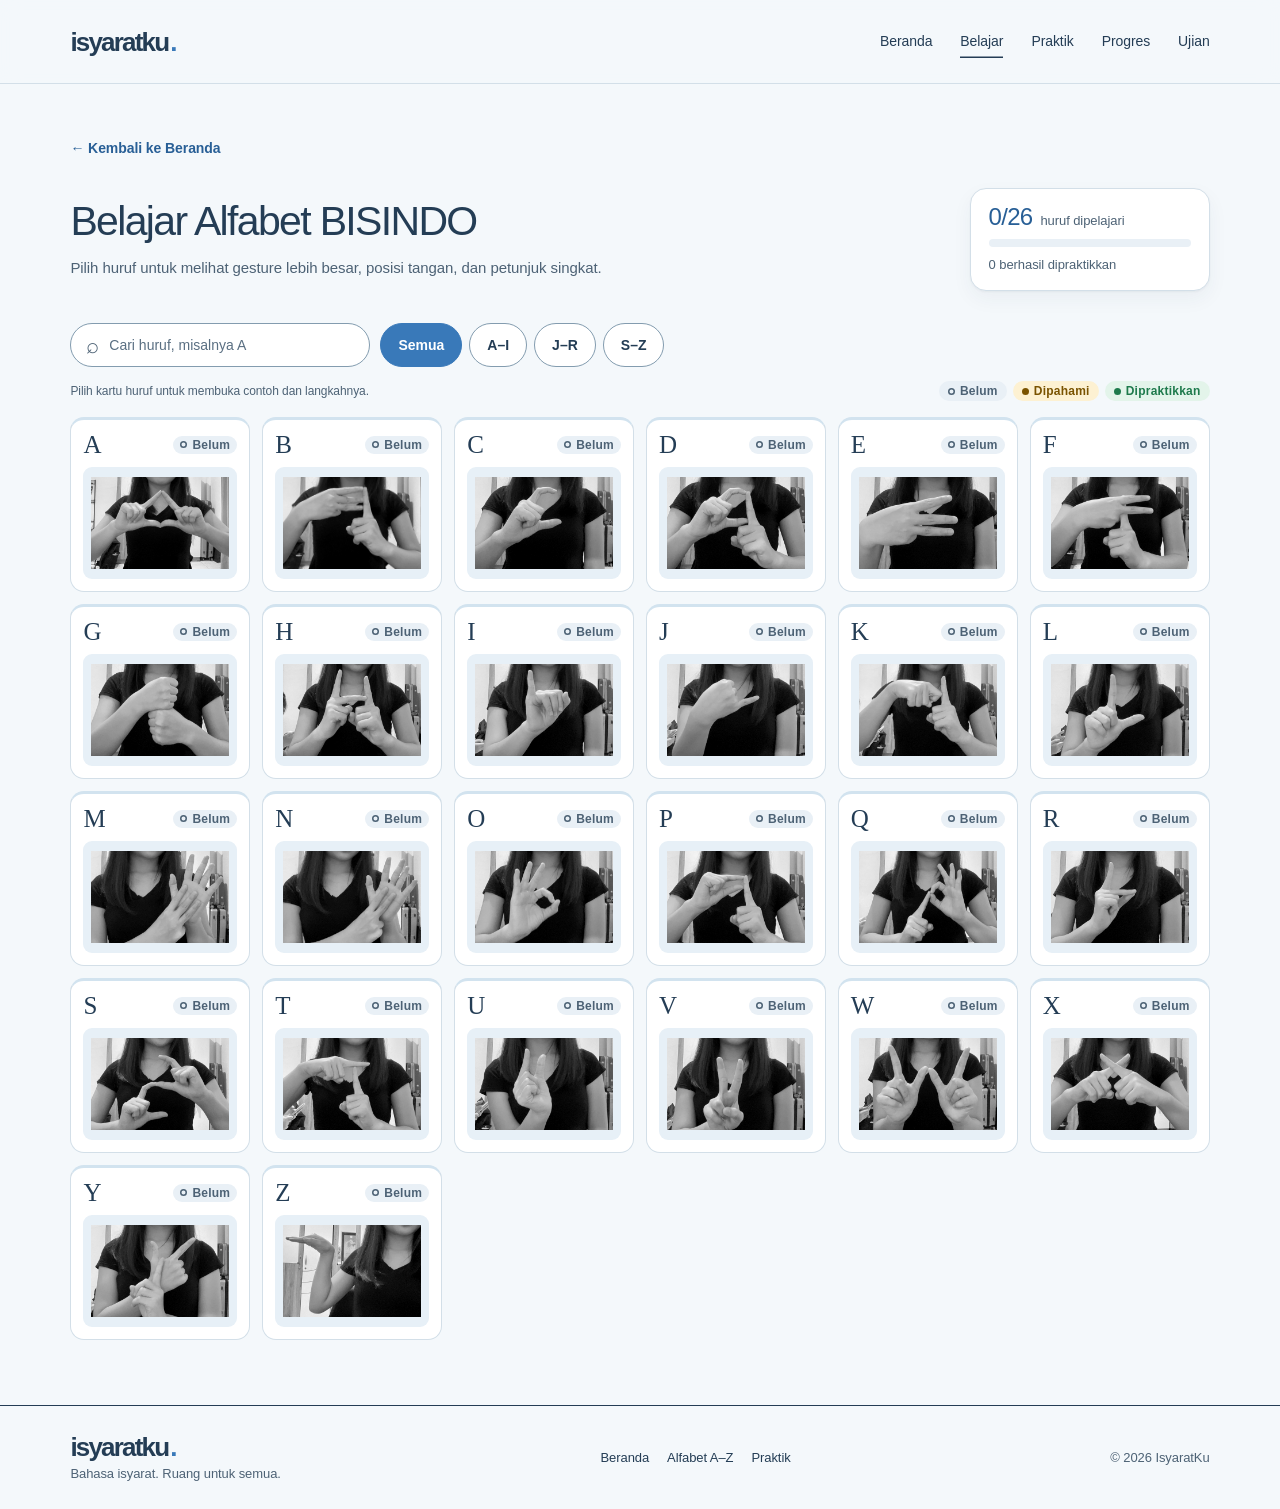
<file: frontend/belajar.html>
<!DOCTYPE html>
<html lang="id">
<head>
    <meta charset="UTF-8">
    <meta name="viewport" content="width=device-width, initial-scale=1.0">

    <title>Belajar Alfabet BISINDO - IsyaratKu</title>

    <link rel="stylesheet" href="./css/theme.css?v=20261027e">
    <link rel="stylesheet" href="./css/belajar.css?v=20261027e">
    <link rel="stylesheet" href="./css/app.css?v=20261027e">
    <link rel="stylesheet" href="./css/editorial.css?v=20261027e">
    <script src="./js/progress.js?v=20261027e" defer></script>
    <script src="./js/site.js?v=20261027e" defer></script>
    <script src="./js/belajar.js?v=20261027e" defer></script>
</head>

<body>

    <header class="site-header">
        <a href="index.html" class="site-brand">
            <span class="wordmark">isyaratku<span class="wordmark-dot" aria-hidden="true">.</span></span>
        </a>

        <nav class="site-nav" aria-label="Navigasi utama">
            <a href="home.html">Beranda</a>
            <a href="belajar.html" aria-current="page">Belajar</a>
            <a href="praktik.html">Praktik</a>
            <a href="home.html#progres">Progres</a>
            <a href="home.html#ujian">Ujian</a>
        </nav>

        <a href="home.html#progres" class="site-user" id="siteUser"></a>
    </header>

    <main class="learn-main">

        <!-- PAGE HEADER -->
        <section class="learn-intro">

            <a href="./home.html" class="back-link">
                ← Kembali ke Beranda
            </a>

            <div class="intro-row">
                <div>
                    <h1>Belajar Alfabet BISINDO</h1>
                    <p>
                        Pilih huruf untuk melihat gesture lebih besar,
                        posisi tangan, dan petunjuk singkat.
                    </p>
                </div>

                <div class="learn-progress" aria-live="polite">
                    <div class="learn-progress-top">
                        <strong id="learnCount">0/26</strong>
                        <span>huruf dipelajari</span>
                    </div>
                    <div class="progress-bar" aria-hidden="true">
                        <span id="learnBarLearned"></span>
                        <span id="learnBarPracticed"></span>
                    </div>
                    <small id="learnPracticed">0 berhasil dipraktikkan</small>
                </div>
            </div>
        </section>

        <!-- SEARCH & FILTER -->
        <section class="alphabet-controls" aria-label="Pencarian dan filter">
            <div class="search-box">
                <span aria-hidden="true">⌕</span>
                <input
                    type="search"
                    id="searchAlphabet"
                    placeholder="Cari huruf, misalnya A"
                    aria-label="Cari huruf alfabet"
                    autocomplete="off"
                >
            </div>

            <div class="filter-buttons">
                <button type="button" class="filter active"
                        data-filter="all" aria-pressed="true">
                    Semua
                </button>

                <button type="button" class="filter"
                        data-filter="A-I" aria-pressed="false">
                    A–I
                </button>

                <button type="button" class="filter"
                        data-filter="J-R" aria-pressed="false">
                    J–R
                </button>

                <button type="button" class="filter"
                        data-filter="S-Z" aria-pressed="false">
                    S–Z
                </button>
            </div>
        </section>

        <!-- HINT -->
        <div class="instruction">
            <span>Pilih kartu huruf untuk membuka contoh dan langkahnya.</span>
            <span class="legend">
                <span class="status-badge" data-status="new">Belum</span>
                <span class="status-badge" data-status="viewed">Dipahami</span>
                <span class="status-badge" data-status="practiced">Dipraktikkan</span>
            </span>
        </div>

        <!-- ALPHABET CARDS -->
        <section class="alphabet-section" aria-label="Alfabet BISINDO">
            <div class="alphabet-grid" id="alphabetGrid"></div>

            <div class="empty-state" id="emptyAlphabet" hidden>
                <h2>Huruf tidak ditemukan</h2>
                <p>Coba cari huruf lain atau ubah filter.</p>
                <button type="button" id="resetFilter">
                    Tampilkan Semua
                </button>
            </div>
        </section>

    </main>

    <!-- FOOTER -->
    <footer class="site-footer">
        <div>
            <span class="wordmark">isyaratku<span class="wordmark-dot" aria-hidden="true">.</span></span>
            <p class="footer-tagline">Bahasa isyarat. Ruang untuk semua.</p>
        </div>
        <nav aria-label="Navigasi footer">
            <a href="home.html">Beranda</a>
            <a href="belajar.html">Alfabet A–Z</a>
            <a href="praktik.html">Praktik</a>
        </nav>
        <span>© 2026 IsyaratKu</span>
    </footer>

</body>
</html>
</file>
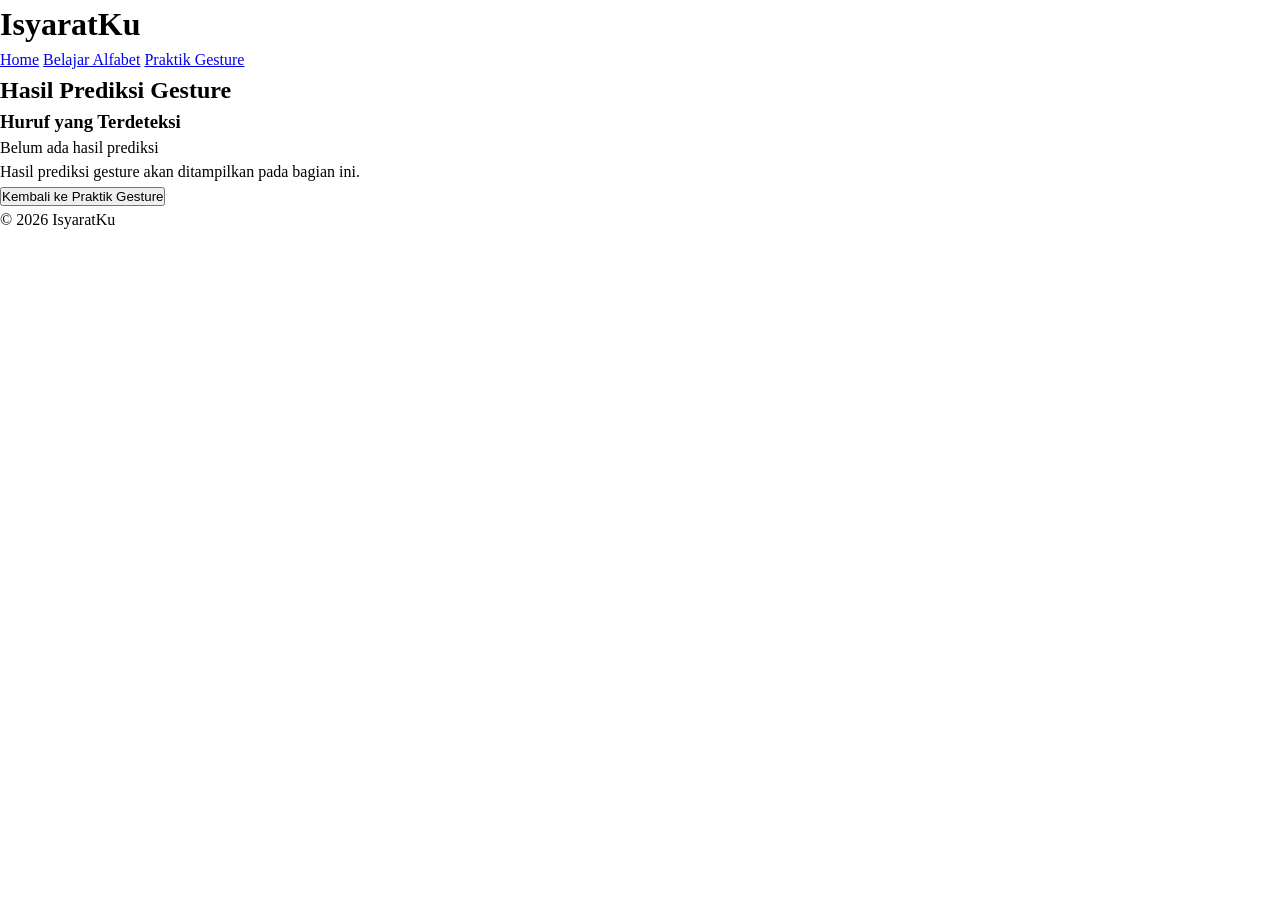
<file: frontend/hasil.html>
<!DOCTYPE html>
<html lang="id">

<head>
    <meta charset="UTF-8">
    <meta name="viewport" content="width=device-width, initial-scale=1.0">

    <title>Hasil Prediksi - IsyaratKu</title>

    <link rel="stylesheet" href="css/style.css">
</head>

<body>

    <!-- Header -->
    <header>

        <h1>IsyaratKu</h1>

        <nav>
            <a href="index.html">Home</a>
            <a href="belajar.html">Belajar Alfabet</a>
            <a href="praktik.html">Praktik Gesture</a>
        </nav>

    </header>


    <!-- Konten utama -->
    <main>

        <section>

            <h2>Hasil Prediksi Gesture</h2>

            <div id="prediction-result">

                <h3>Huruf yang Terdeteksi</h3>

                <p id="prediction-letter">
                    Belum ada hasil prediksi
                </p>

            </div>


            <div id="prediction-information">

                <p>
                    Hasil prediksi gesture akan ditampilkan
                    pada bagian ini.
                </p>

            </div>


            <a href="praktik.html">
                <button>
                    Kembali ke Praktik Gesture
                </button>
            </a>

        </section>

    </main>


    <!-- Footer -->
    <footer>

        <p>
            © 2026 IsyaratKu
        </p>

    </footer>


    <script src="js/main.js"></script>

</body>

</html>
</file>
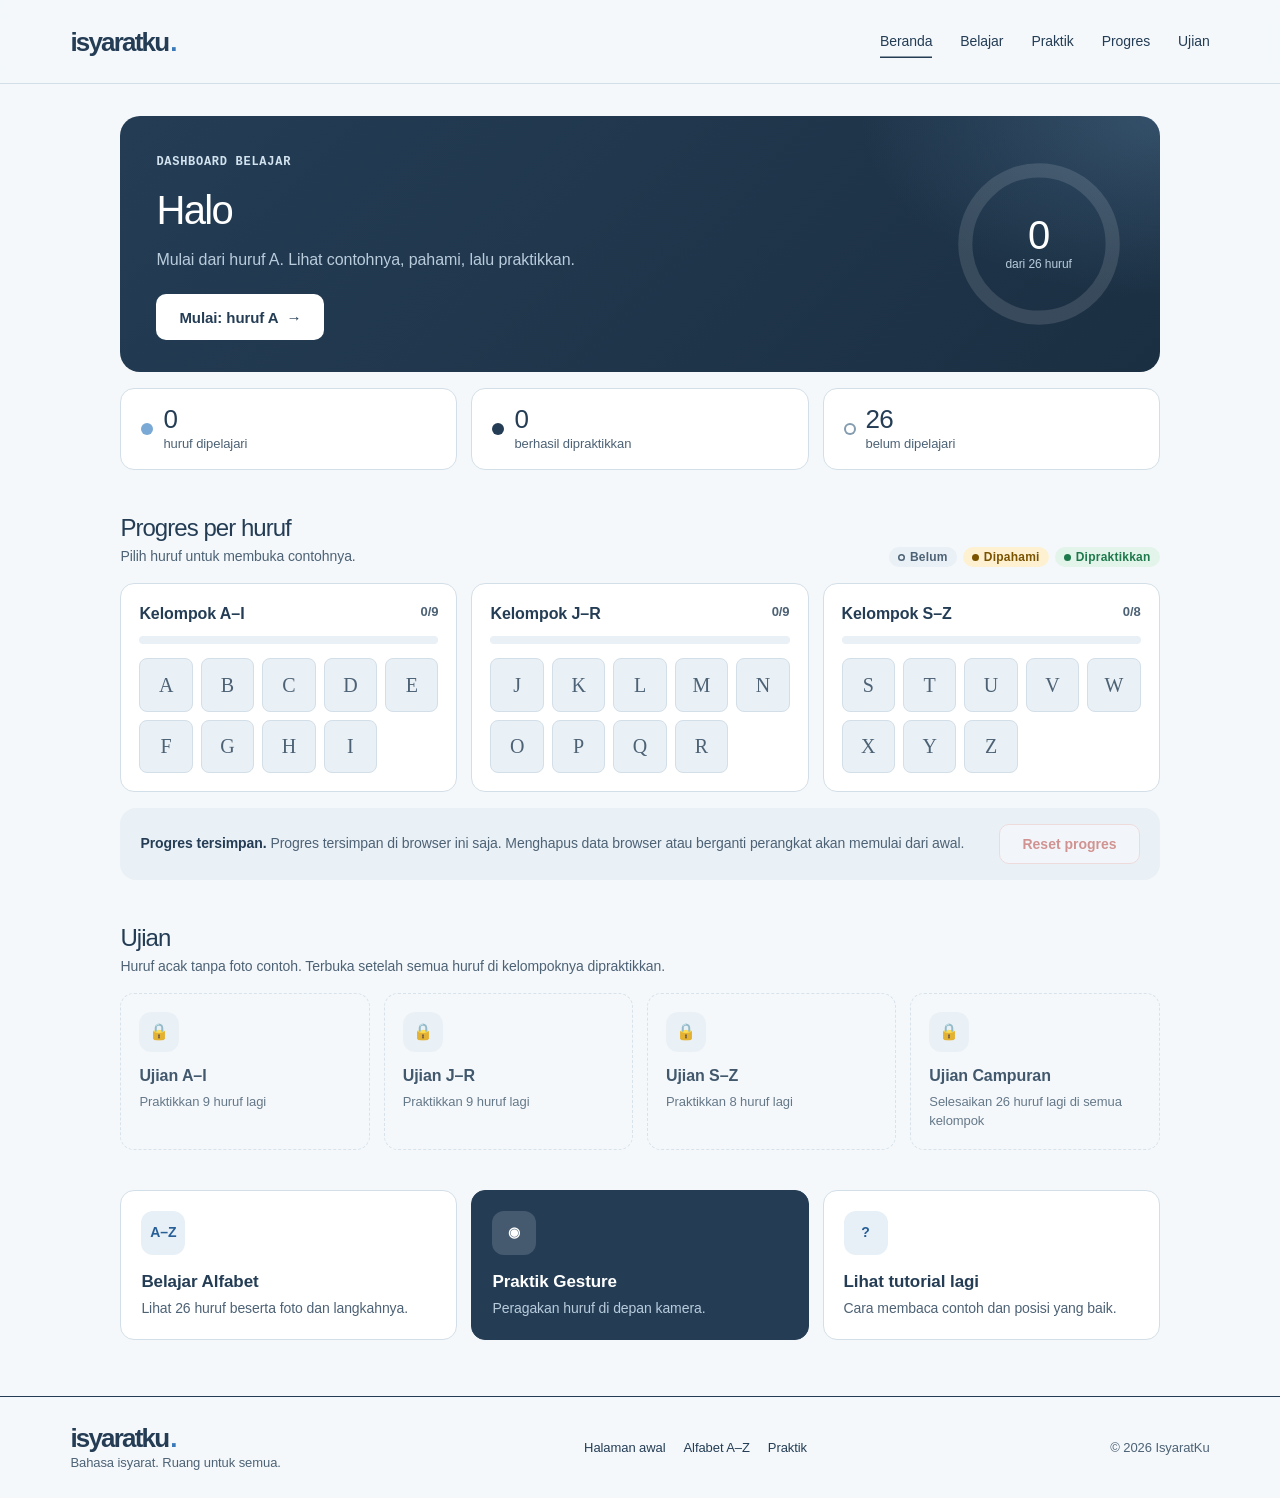
<file: frontend/home.html>
<!DOCTYPE html>
<html lang="id">
<head>
    <meta charset="UTF-8">
    <meta name="viewport" content="width=device-width, initial-scale=1.0">

    <title>Dashboard Belajar – IsyaratKu</title>

    <link rel="stylesheet" href="./css/theme.css?v=20261027e">
    <link rel="stylesheet" href="./css/dashboard.css?v=20261027e">
    <link rel="stylesheet" href="./css/app.css?v=20261027e">
    <link rel="stylesheet" href="./css/editorial.css?v=20261027e">

    <script src="./js/progress.js?v=20261027e" defer></script>
    <script src="./js/site.js?v=20261027e" defer></script>
    <script src="./js/dashboard.js?v=20261027e" defer></script>
</head>

<body>

    <header class="site-header">
        <a href="index.html" class="site-brand">
            <span class="wordmark">isyaratku<span class="wordmark-dot" aria-hidden="true">.</span></span>
        </a>

        <nav class="site-nav" aria-label="Navigasi utama">
            <a href="home.html" aria-current="page">Beranda</a>
            <a href="belajar.html">Belajar</a>
            <a href="praktik.html">Praktik</a>
            <a href="home.html#progres">Progres</a>
            <a href="home.html#ujian">Ujian</a>
        </nav>

        <a href="home.html#progres" class="site-user" id="siteUser"></a>
    </header>

    <main class="dash">

        <!-- MODE TAMU: progres sementara -->
        <div class="guest-banner" id="guestBanner" role="status" hidden>
            <span class="guest-banner-icon" aria-hidden="true">!</span>
            <p>
                <strong>Kamu sedang mencoba sebagai Tamu.</strong>
                Progres hanya bertahan selama tab ini terbuka.
            </p>
            <button type="button" class="btn btn-dark" id="saveGuestButton">
                Simpan progres
            </button>
        </div>

        <!-- SAPAAN + LANJUTKAN -->
        <section class="dash-hero">
            <div class="dash-hello">
                <span class="dash-eyebrow" id="dashDate">Dashboard belajar</span>
                <h1 id="dashGreeting">Halo</h1>
                <p id="dashSummary">Mulai dari huruf A. Lihat contohnya, pahami, lalu praktikkan.</p>

                <div class="dash-actions">
                    <a href="huruf.html?huruf=A" class="btn btn-primary" id="continueLink">
                        <span id="continueLabel">Mulai huruf A</span>
                        <span aria-hidden="true">→</span>
                    </a>
                    <a href="praktik.html?huruf=A" class="btn btn-ghost" id="practiceLink">
                        Praktik huruf A
                    </a>
                </div>
            </div>

            <div class="dash-ring" aria-hidden="true">
                <svg viewBox="0 0 120 120">
                    <circle class="ring-track" cx="60" cy="60" r="52"/>
                    <circle class="ring-learned" id="ringLearned" cx="60" cy="60" r="52"/>
                    <circle class="ring-practiced" id="ringPracticed" cx="60" cy="60" r="40"/>
                </svg>
                <div class="ring-label">
                    <strong id="ringValue">0</strong>
                    <span>dari 26 huruf</span>
                </div>
            </div>
        </section>

        <!-- STATISTIK -->
        <section class="dash-stats" aria-label="Ringkasan progres">
            <div class="stat">
                <span class="stat-dot is-learned" aria-hidden="true"></span>
                <strong id="statLearned">0</strong>
                <span>huruf dipelajari</span>
            </div>
            <div class="stat">
                <span class="stat-dot is-practiced" aria-hidden="true"></span>
                <strong id="statPracticed">0</strong>
                <span>berhasil dipraktikkan</span>
            </div>
            <div class="stat">
                <span class="stat-dot" aria-hidden="true"></span>
                <strong id="statLeft">26</strong>
                <span>belum dipelajari</span>
            </div>
        </section>

        <!-- PROGRES PER KELOMPOK -->
        <section class="dash-section" id="progres" aria-labelledby="progressTitle">
            <div class="section-head">
                <div>
                    <h2 id="progressTitle">Progres per huruf</h2>
                    <p>Pilih huruf untuk membuka contohnya.</p>
                </div>
                <div class="legend" aria-label="Keterangan status">
                    <span class="status-badge" data-status="new">Belum</span>
                    <span class="status-badge" data-status="viewed">Dipahami</span>
                    <span class="status-badge" data-status="practiced">Dipraktikkan</span>
                </div>
            </div>

            <div class="groups" id="groups"></div>

            <div class="storage-note">
                <p>
                    <strong id="storageWho">Kamu belajar sebagai Tamu.</strong>
                    <span id="storageText">Progres tersimpan di browser ini saja. Menghapus data
                    browser atau berganti perangkat akan memulai dari awal.</span>
                </p>
                <button type="button" class="btn btn-danger" id="resetButton">
                    Reset progres
                </button>
            </div>
        </section>

        <!-- UJIAN -->
        <section class="dash-section" id="ujian" aria-labelledby="examTitle">
            <div class="section-head">
                <div>
                    <h2 id="examTitle">Ujian</h2>
                    <p>Huruf acak tanpa foto contoh. Terbuka setelah semua huruf di kelompoknya dipraktikkan.</p>
                </div>
            </div>

            <div class="review-note" id="reviewNote" hidden>
                <strong>Perlu diulang:</strong>
                <span class="review-letters" id="reviewLetters"></span>
            </div>

            <div class="exams" id="exams"></div>
        </section>

        <!-- PINTASAN -->
        <section class="dash-section" aria-labelledby="shortcutTitle">
            <h2 id="shortcutTitle" class="visually-hidden">Pintasan</h2>

            <div class="shortcuts">
                <a href="belajar.html" class="shortcut">
                    <span class="shortcut-icon" aria-hidden="true">A–Z</span>
                    <strong>Belajar Alfabet</strong>
                    <span>Lihat 26 huruf beserta foto dan langkahnya.</span>
                </a>
                <a href="praktik.html" class="shortcut is-dark">
                    <span class="shortcut-icon" aria-hidden="true">◉</span>
                    <strong>Praktik Gesture</strong>
                    <span>Peragakan huruf di depan kamera.</span>
                </a>
                <a href="tutorial.html" class="shortcut">
                    <span class="shortcut-icon" aria-hidden="true">?</span>
                    <strong>Lihat tutorial lagi</strong>
                    <span>Cara membaca contoh dan posisi yang baik.</span>
                </a>
            </div>
        </section>

    </main>

    <footer class="site-footer">
        <div>
            <span class="wordmark">isyaratku<span class="wordmark-dot" aria-hidden="true">.</span></span>
            <p class="footer-tagline">Bahasa isyarat. Ruang untuk semua.</p>
        </div>
        <nav aria-label="Navigasi footer">
            <a href="index.html">Halaman awal</a>
            <a href="belajar.html">Alfabet A–Z</a>
            <a href="praktik.html">Praktik</a>
        </nav>
        <span>© 2026 IsyaratKu</span>
    </footer>

    <!-- SIMPAN PROGRES TAMU -->
    <dialog class="app-dialog" id="saveDialog" aria-labelledby="saveTitle">
        <form method="dialog" id="saveForm">
            <h2 id="saveTitle">Simpan progresmu</h2>
            <p>
                Progres tamu akan disimpan di browser ini sehingga bisa
                dilanjutkan kapan saja. Tidak ada data yang dikirim ke server.
            </p>

            <label for="saveNameInput">Nama panggilan (opsional)</label>
            <input id="saveNameInput" maxlength="24"
                   autocomplete="nickname" placeholder="Misalnya: Vic">

            <p class="save-warning" id="saveWarning" hidden></p>

            <div class="dialog-row">
                <button type="button" class="btn btn-quiet" id="saveCancel">Batal</button>
                <button type="submit" class="btn btn-primary" value="save" id="saveConfirm">Simpan</button>
            </div>
        </form>
    </dialog>

    <!-- KONFIRMASI RESET -->
    <dialog class="app-dialog" id="resetDialog" aria-labelledby="resetTitle">
        <form method="dialog">
            <h2 id="resetTitle">Reset semua progres?</h2>
            <p id="resetInfo">
                Status 26 huruf dan nama panggilan di browser ini akan
                dihapus. Tindakan ini tidak dapat dibatalkan.
            </p>
            <div class="dialog-row">
                <button type="submit" class="btn btn-quiet" value="cancel">Batal</button>
                <button type="submit" class="btn btn-danger" value="reset">Ya, reset</button>
            </div>
        </form>
    </dialog>

</body>
</html>
</file>
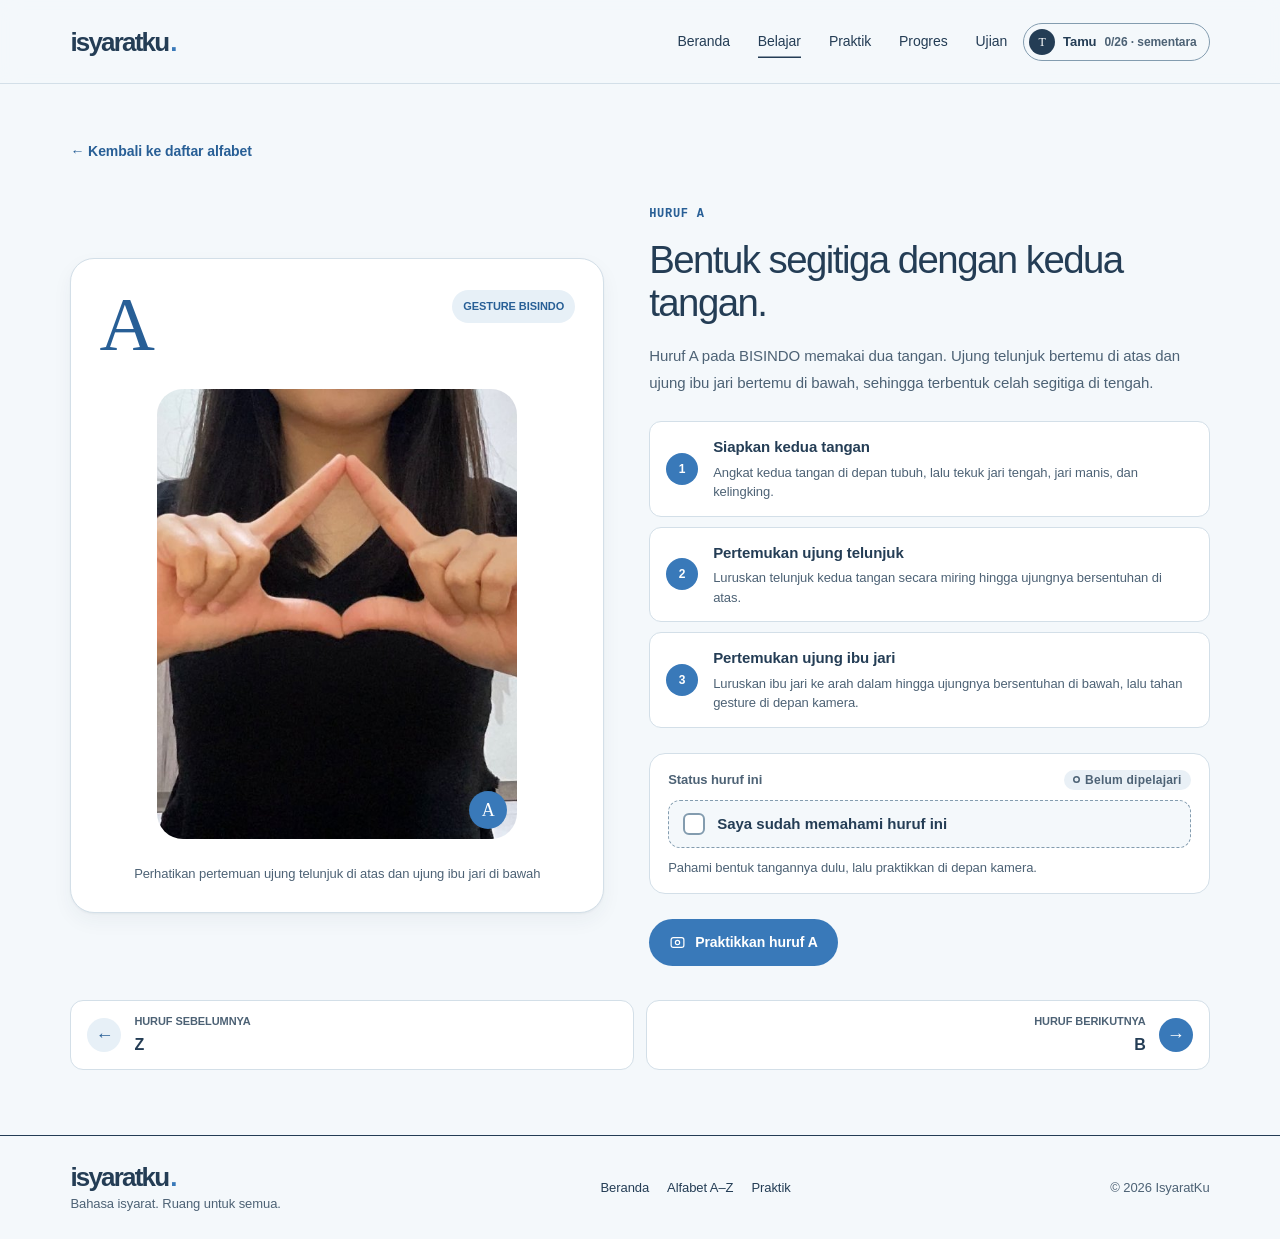
<file: frontend/huruf.html>
<!DOCTYPE html>
<html lang="id">
<head>
    <meta charset="UTF-8">
    <meta name="viewport" content="width=device-width, initial-scale=1.0">
    <meta name="description"
          content="Pelajari tutorial alfabet BISINDO A sampai Z di IsyaratKu.">

    <title>Detail Huruf BISINDO - IsyaratKu</title>

    <link rel="stylesheet" href="./css/theme.css?v=20261027e">
    <link rel="stylesheet" href="./css/huruf.css?v=20261027e">
    <link rel="stylesheet" href="./css/app.css?v=20261027e">
    <link rel="stylesheet" href="./css/editorial.css?v=20261027e">
    <script src="./js/progress.js?v=20261027e" defer></script>
    <script src="./js/site.js?v=20261027e" defer></script>
    <script src="./js/huruf.js?v=20261027e" defer></script>
</head>

<body>

    <header class="site-header">
        <a href="index.html" class="site-brand">
            <span class="wordmark">isyaratku<span class="wordmark-dot" aria-hidden="true">.</span></span>
        </a>

        <nav class="site-nav" aria-label="Navigasi utama">
            <a href="home.html">Beranda</a>
            <a href="belajar.html" aria-current="page">Belajar</a>
            <a href="praktik.html">Praktik</a>
            <a href="home.html#progres">Progres</a>
            <a href="home.html#ujian">Ujian</a>
        </nav>

        <a href="home.html#progres" class="site-user" id="siteUser"></a>
    </header>

    <!-- MAIN -->
    <main class="detail-main">

        <a href="belajar.html" class="back-link">
            ← Kembali ke daftar alfabet
        </a>

        <section class="detail-content">

            <!-- LEFT SIDE -->
            <div class="gesture-card">

                <div class="gesture-top">
                    <h1 id="displayLetter">A</h1>

                    <span class="gesture-badge">
                        GESTURE BISINDO
                    </span>
                </div>

                <div class="gesture-preview">
                    <div class="gesture-image-box">

                        <!-- Image added later -->
                        <img id="gestureImage"
                             alt="Contoh gesture BISINDO"
                             hidden>

                        <!-- Placeholder -->
                        <div class="gesture-placeholder"
                             id="gesturePlaceholder">

                            <svg viewBox="0 0 24 24"
                                 fill="none"
                                 stroke="currentColor"
                                 stroke-width="1.3"
                                 aria-hidden="true">
                                <rect x="3" y="3"
                                      width="18" height="18"
                                      rx="4"/>
                                <circle cx="8.5" cy="8.5" r="1.5"/>
                                <path d="M4 18l6-6 4 4 3-3 4 4"/>
                            </svg>

                            <span>Gambar gesture</span>
                        </div>

                        <span class="gesture-letter-badge"
                              id="gestureBadge">A</span>
                    </div>
                </div>

                <p class="gesture-caption" id="gestureCaption">
                    Gambar dan posisi tangan alfabet BISINDO
                </p>

            </div>

            <!-- RIGHT SIDE -->
            <div class="tutorial-content">

                <span class="eyebrow" id="letterEyebrow">
                    HURUF A
                </span>

                <h2 id="tutorialTitle">
                    Pelajari Gesture Huruf A
                </h2>

                <p class="tutorial-description"
                   id="tutorialDescription">
                    Ikuti panduan untuk mempelajari huruf BISINDO.
                </p>

                <!-- STEPS -->
                <div class="tutorial-steps"
                     id="tutorialSteps">
                </div>

                <!-- STATUS + PEMAHAMAN -->
                <div class="mastery" id="mastery">
                    <div class="mastery-status">
                        <span>Status huruf ini</span>
                        <span class="status-badge" id="letterStatus"
                              data-status="new">Belum dipelajari</span>
                    </div>

                    <button type="button"
                            class="understand-button"
                            id="understandButton"
                            aria-pressed="false">
                        <span class="understand-box" aria-hidden="true"></span>
                        <span id="understandLabel">Saya sudah memahami huruf ini</span>
                    </button>

                    <p class="mastery-hint" id="masteryHint">
                        Pahami bentuk tangannya dulu, lalu praktikkan di depan kamera.
                    </p>
                </div>

                <!-- PRACTICE -->
                <a href="praktik.html?huruf=A"
                   class="practice-button"
                   id="practiceButton">

                    <svg width="17"
                         height="17"
                         viewBox="0 0 24 24"
                         fill="none"
                         stroke="currentColor"
                         stroke-width="1.7"
                         aria-hidden="true">
                        <rect x="3" y="5"
                              width="18" height="14" rx="3"/>
                        <circle cx="12" cy="12" r="3"/>
                    </svg>

                    <span id="practiceLabel">
                        Praktikkan huruf A
                    </span>
                </a>

            </div>

        </section>

        <!-- PREVIOUS AND NEXT -->
        <nav class="letter-navigation"
             aria-label="Navigasi antarhuruf">

            <a id="previousLetter"
               href="huruf.html?huruf=Z"
               class="letter-nav-card previous">

                <span class="nav-arrow">←</span>

                <span class="nav-text">
                    <small>HURUF SEBELUMNYA</small>
                    <strong id="previousLabel">Z</strong>
                </span>
            </a>

            <a id="nextLetter"
               href="huruf.html?huruf=B"
               class="letter-nav-card next">

                <span class="nav-text">
                    <small>HURUF BERIKUTNYA</small>
                    <strong id="nextLabel">B</strong>
                </span>

                <span class="nav-arrow dark">→</span>
            </a>

        </nav>

    </main>

    <!-- FOOTER -->
    <footer class="site-footer">
        <div>
            <span class="wordmark">isyaratku<span class="wordmark-dot" aria-hidden="true">.</span></span>
            <p class="footer-tagline">Bahasa isyarat. Ruang untuk semua.</p>
        </div>
        <nav aria-label="Navigasi footer">
            <a href="home.html">Beranda</a>
            <a href="belajar.html">Alfabet A–Z</a>
            <a href="praktik.html">Praktik</a>
        </nav>
        <span>© 2026 IsyaratKu</span>
    </footer>

</body>
</html>
</file>
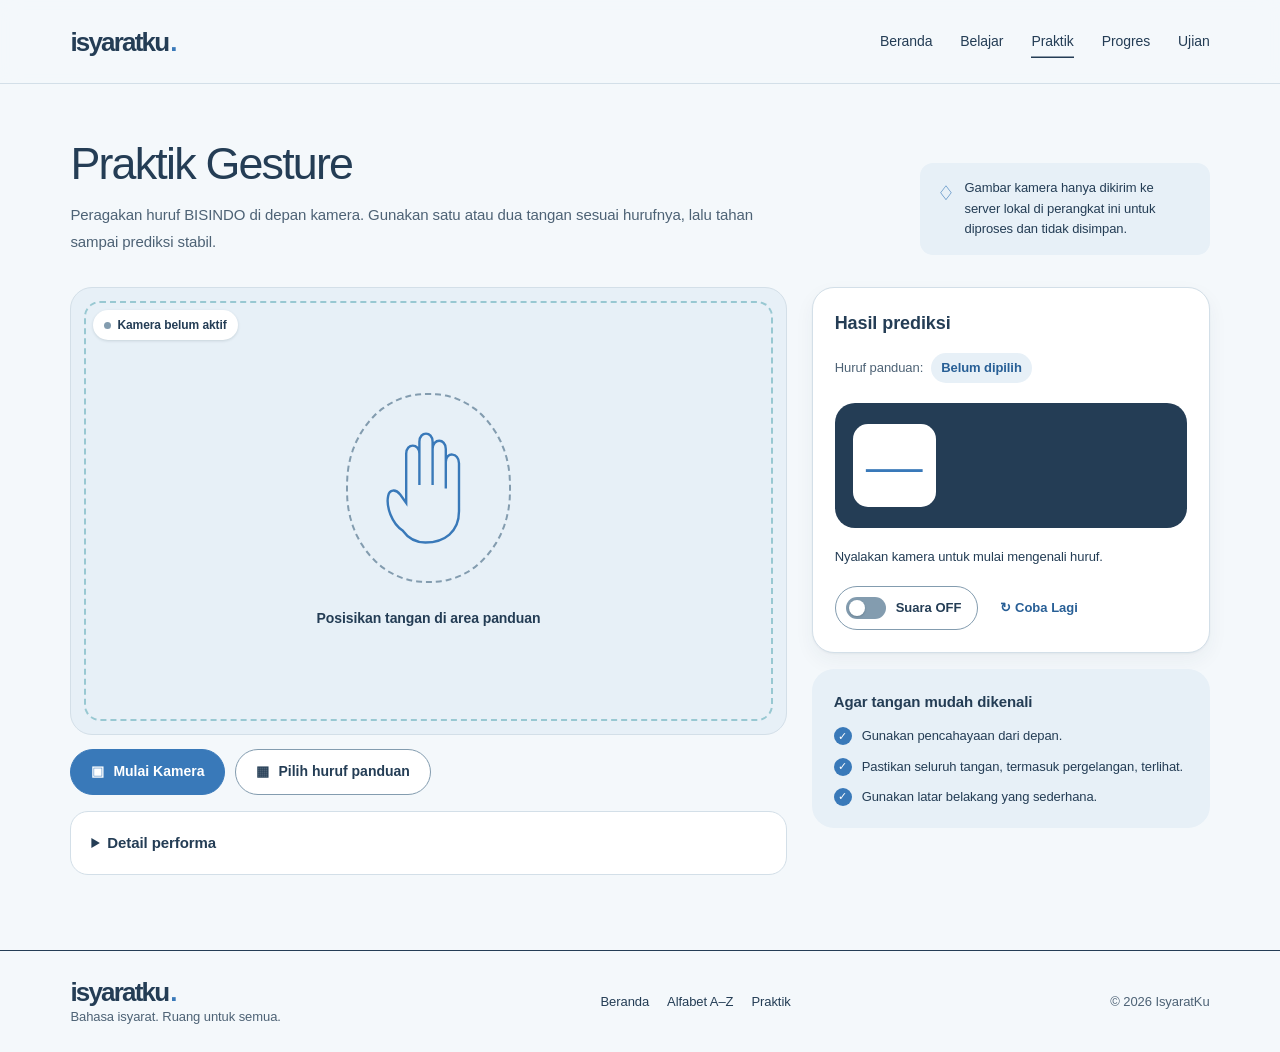
<file: frontend/praktik.html>
<!DOCTYPE html>
<html lang="id">
<head>
    <meta charset="UTF-8">
    <meta name="viewport"
          content="width=device-width, initial-scale=1.0">

    <title>Praktik Gesture - IsyaratKu</title>

    <link rel="stylesheet" href="./css/theme.css?v=20261027e">
    <link rel="stylesheet" href="./css/praktik.css?v=20261027e">
    <link rel="stylesheet" href="./css/testmode.css?v=20261027e">
    <link rel="stylesheet" href="./css/app.css?v=20261027e">
    <link rel="stylesheet" href="./css/exam.css?v=20261027e">
    <link rel="stylesheet" href="./css/editorial.css?v=20261027e">

    <script src="./js/main.js?v=20261027e" defer></script>
    <!-- progress.js tidak menulis apa pun saat ?uji=1 -->
    <script src="./js/progress.js?v=20261027e" defer></script>
    <script src="./js/site.js?v=20261027e" defer></script>
    <script src="./js/lighting.js?v=20261027e" defer></script>
    <script src="./js/practice.js?v=20261027e" defer></script>
    <script src="./js/webcam.js?v=20261027e" defer></script>
    <script src="./js/praktik-progress.js?v=20261027e" defer></script>
    <!-- Mode ujian, aktif hanya dengan ?ujian=A-I|J-R|S-Z|ALL -->
    <script src="./js/exam.js?v=20261027e" defer></script>
    <!-- Mode pengujian Bab 3, aktif hanya dengan ?uji=1 -->
    <script src="./js/testmode.js?v=20261027e" defer></script>
</head>

<body>

    <header class="site-header">
        <a href="index.html" class="site-brand">
            <span class="wordmark">isyaratku<span class="wordmark-dot" aria-hidden="true">.</span></span>
        </a>

        <nav class="site-nav" aria-label="Navigasi utama">
            <a href="home.html">Beranda</a>
            <a href="belajar.html">Belajar</a>
            <a href="praktik.html" aria-current="page">Praktik</a>
            <a href="home.html#progres">Progres</a>
            <a href="home.html#ujian">Ujian</a>
        </nav>

        <a href="home.html#progres" class="site-user" id="siteUser"></a>
    </header>

    <!-- MAIN -->
    <main class="practice-main">

        <!-- INTRO -->
        <section class="practice-intro">

            <div class="intro-copy">

                <h1>Praktik Gesture</h1>

                <p>
                    Peragakan huruf BISINDO di depan kamera.
                    Gunakan satu atau dua tangan sesuai hurufnya,
                    lalu tahan sampai prediksi stabil.
                </p>
            </div>

            <div class="privacy-notice">
                <span aria-hidden="true">♢</span>

                <p>
                    Gambar kamera hanya dikirim ke server lokal
                    di perangkat ini untuk diproses dan tidak disimpan.
                </p>
            </div>

        </section>

        <!-- WORKSPACE -->
        <section class="practice-workspace">

            <!-- KAMERA -->
            <div class="camera-section">

                <div class="camera-container"
                     id="camera-container">

                    <video
                        id="webcam"
                        autoplay
                        muted
                        playsinline>
                    </video>

                    <canvas
                        id="overlay"
                        aria-hidden="true">
                    </canvas>

                    <!-- PLACEHOLDER -->
                    <div class="camera-placeholder"
                         id="cameraPlaceholder">

                        <div class="hand-guide">

                            <svg viewBox="0 0 100 120"
                                 fill="none"
                                 stroke="currentColor"
                                 stroke-width="2"
                                 aria-hidden="true">

                                <path d="
                                  M28 95 C19 89 14 75 16 66
                                  C17 61 22 60 26 65
                                  L31 72 L31 31
                                  C31 22 42 22 42 31
                                  L42 57 L42 21
                                  C42 12 53 12 53 21
                                  L53 57 L53 27
                                  C53 18 64 18 64 27
                                  L64 60 L64 38
                                  C64 29 75 30 75 39
                                  L75 79 C75 96 63 105 47 105
                                  C39 105 33 102 28 95 Z
                                "/>

                            </svg>
                        </div>

                        <p>
                            Posisikan tangan di area panduan
                        </p>

                    </div>

                    <!-- CAMERA STATUS -->
                    <span class="camera-status"
                          id="cameraStatus">

                        <span class="status-dot"></span>

                        Kamera belum aktif
                    </span>

                    <!-- STATUS SISTEM: tampil setelah status diketahui -->
                    <span class="ai-status"
                          id="aiStatus"
                          hidden></span>

                </div>

                <!-- CAMERA CONTROLS -->
                <div class="camera-controls">

                    <div class="control-buttons">

                        <button
                            id="start-camera"
                            class="primary-button"
                            type="button">

                            <span aria-hidden="true">▣</span>
                            Mulai Kamera
                        </button>

                        <button
                            id="selectLetterButton"
                            class="secondary-button"
                            type="button">

                            <span aria-hidden="true">▦</span>
                            Pilih huruf panduan
                        </button>

                    </div>

                </div>

                <!-- LIGHTING -->
                <p
                    id="lighting-status"
                    class="lighting-status"
                    role="status"
                    aria-live="polite"></p>

                <!-- CAMERA ERROR -->
                <p
                    id="cameraError"
                    class="camera-error"
                    role="alert"
                    hidden>
                </p>

                <!-- PERFORMANCE PANEL -->
                <details class="performance-panel">

                    <summary>
                        Detail performa
                    </summary>

                    <p class="performance-empty">
                        Metrik tersedia saat kamera aktif.
                    </p>

                    <div class="performance-grid">

                        <div class="performance-item">
                            <span>Deteksi tangan</span>
                            <strong id="metricDetection">
                                —
                            </strong>
                        </div>

                        <div class="performance-item">
                            <span>Pemrosesan server</span>
                            <strong id="metricProcessing">
                                —
                            </strong>
                        </div>

                        <div class="performance-item">
                            <span>Waktu respons</span>
                            <strong id="metricRequest">
                                —
                            </strong>
                        </div>

                        <div class="performance-item">
                            <span>FPS klasifikasi</span>
                            <strong id="metricFps">
                                —
                            </strong>
                        </div>

                    </div>

                    <ul class="performance-note">
                        <li>
                            Deteksi tangan: waktu MediaPipe
                            mendeteksi 21 titik landmark per tangan
                            di server.
                        </li>
                        <li>
                            Pemrosesan server: total waktu di server,
                            termasuk deteksi tangan dan klasifikasi huruf.
                        </li>
                        <li>
                            Waktu respons: sejak frame dikirim browser
                            sampai hasilnya diterima.
                        </li>
                        <li>
                            FPS klasifikasi: jumlah frame per detik yang
                            sampai ke klasifikasi huruf (status success).
                            Frame tanpa tangan atau tanpa prediksi
                            tidak dihitung.
                        </li>
                    </ul>

                </details>

            </div>

            <!-- PANEL HASIL -->
            <aside class="result-section">

                <!-- HURUF TARGET (mode belajar, disembunyikan saat ?uji=1) -->
                <div class="target-card" id="targetCard" hidden>
                    <img id="targetPhoto" alt="" hidden>
                    <div class="target-copy">
                        <span>Huruf target</span>
                        <strong id="targetLetter">A</strong>
                        <a href="huruf.html?huruf=A" id="targetGuide">Lihat contoh</a>
                    </div>
                    <span class="status-badge" id="targetStatus" data-status="new">Belum</span>
                </div>

                <div class="result-card"
                     id="prediction-result">

                    <div class="result-header">

                        <h2>
                            Hasil prediksi
                        </h2>

                    </div>

                    <!-- HURUF PANDUAN -->
                    <div class="selected-letter-info">

                        <span>
                            Huruf panduan:
                        </span>

                        <strong id="selectedLetter">
                            Belum dipilih
                        </strong>

                    </div>

                    <!-- PREDIKSI -->
                    <div class="prediction-display">

                        <div
                            class="prediction-letter"
                            id="prediction">
                            —
                        </div>

                        <div class="prediction-details"
                             id="predictionDetails"
                             hidden>

                            <strong
                                id="predictionDescription">
                            </strong>

                            <span id="confidenceText">
                            </span>

                            <div class="confidence-track">

                                <div
                                    class="confidence-fill"
                                    id="confidenceBar">
                                </div>

                            </div>

                        </div>
                    </div>

                    <!-- PESAN PREDIKSI -->
                    <p
                        class="prediction-message"
                        id="predictionMessage"
                        role="status">

                        Nyalakan kamera untuk mulai mengenali huruf.
                    </p>

                    <!-- BERHASIL (mode belajar) -->
                    <div class="practice-success" id="practiceSuccess" hidden>
                        <span class="success-icon" aria-hidden="true">✓</span>
                        <div>
                            <strong id="successTitle">Berhasil!</strong>
                            <span id="successText">Huruf dikenali dan tersimpan di progres.</span>
                        </div>
                        <button type="button" class="btn btn-dark" id="nextLetterButton">
                            Huruf berikutnya →
                        </button>
                    </div>

                    <!-- BUTTON -->
                    <div class="result-actions">

                        <button
                            type="button"
                            class="sound-switch"
                            id="soundSwitch"
                            role="switch"
                            aria-checked="false"
                            aria-describedby="soundHint">

                            <span
                                class="sound-switch-track"
                                aria-hidden="true">
                                <span class="sound-switch-thumb"></span>
                            </span>

                            <span id="soundSwitchLabel">Suara OFF</span>
                        </button>

                        <button
                            type="button"
                            class="retry-button"
                            id="retryButton">

                            ↻ Coba Lagi
                        </button>

                    </div>

                    <!-- STATUS SUARA -->
                    <p
                        class="sound-hint"
                        id="soundHint"
                        role="status"></p>

                </div>

                <!-- TIPS -->
                <div class="tips-card">

                    <h3>
                        Agar tangan mudah dikenali
                    </h3>

                    <ul>

                        <li>
                            <span class="tip-check">✓</span>
                            Gunakan pencahayaan dari depan.
                        </li>

                        <li>
                            <span class="tip-check">✓</span>
                            Pastikan seluruh tangan, termasuk pergelangan, terlihat.
                        </li>

                        <li>
                            <span class="tip-check">✓</span>
                            Gunakan latar belakang yang sederhana.
                        </li>

                    </ul>

                </div>

            </aside>

        </section>
    </main>

    <!-- MODAL PILIH HURUF -->
    <dialog
        id="letterDialog"
        class="letter-dialog">

        <div class="dialog-heading">

            <div>
                <h2>Pilih Huruf Panduan</h2>

                <p>
                    Pilih huruf A–Z yang ingin dipraktikkan.
                </p>
            </div>

            <button
                id="closeLetterDialog"
                type="button"
                class="dialog-close"
                aria-label="Tutup">
                ×
            </button>

        </div>

        <div
            id="letterPickerGrid"
            class="letter-picker-grid">
        </div>

        <div class="dialog-actions">

            <button
                id="clearLetterButton"
                type="button">
                Hapus Pilihan
            </button>

            <button
                id="doneLetterButton"
                type="button">
                Selesai
            </button>

        </div>

    </dialog>

    <!-- FOOTER -->
    <footer class="site-footer">
        <div>
            <span class="wordmark">isyaratku<span class="wordmark-dot" aria-hidden="true">.</span></span>
            <p class="footer-tagline">Bahasa isyarat. Ruang untuk semua.</p>
        </div>
        <nav aria-label="Navigasi footer">
            <a href="home.html">Beranda</a>
            <a href="belajar.html">Alfabet A–Z</a>
            <a href="praktik.html">Praktik</a>
        </nav>
        <span>© 2026 IsyaratKu</span>
    </footer>

</body>
</html>
</file>
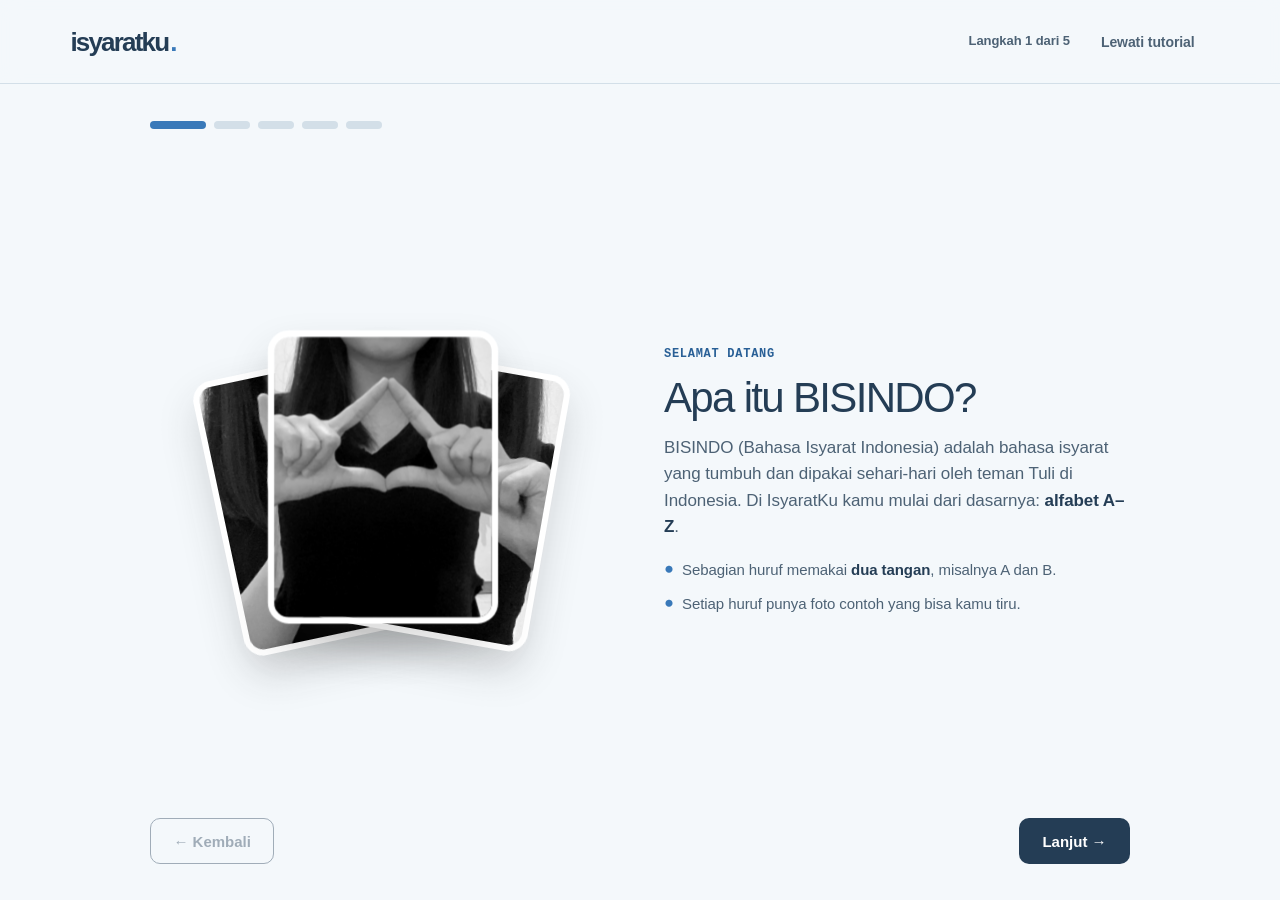
<file: frontend/tutorial.html>
<!DOCTYPE html>
<html lang="id">
<head>
    <meta charset="UTF-8">
    <meta name="viewport" content="width=device-width, initial-scale=1.0">

    <title>Tutorial – IsyaratKu</title>

    <link rel="stylesheet" href="./css/theme.css?v=20261027e">
    <link rel="stylesheet" href="./css/tutorial.css?v=20261027e">
    <link rel="stylesheet" href="./css/app.css?v=20261027e">
    <link rel="stylesheet" href="./css/editorial.css?v=20261027e">

    <script src="./js/progress.js?v=20261027e" defer></script>
    <script src="./js/site.js?v=20261027e" defer></script>
    <script src="./js/onboarding.js?v=20261027e" defer></script>
</head>

<body>

    <header class="site-header">
        <a href="index.html" class="site-brand">
            <span class="wordmark">isyaratku<span class="wordmark-dot" aria-hidden="true">.</span></span>
        </a>

        <span class="tour-counter" id="tourCounter" aria-live="polite">Langkah 1 dari 5</span>

        <a href="home.html" class="btn btn-quiet tour-skip" id="skipTour">Lewati tutorial</a>
    </header>

    <main class="tour">

        <ol class="tour-dots" id="tourDots" aria-label="Langkah tutorial"></ol>

        <!-- 1. APA ITU BISINDO -->
        <section class="tour-step" data-step="1" aria-labelledby="t1">
            <div class="tour-visual">
                <div class="photo-fan">
                    <img src="assets/bisindo/I.jpg" alt="Gesture huruf I">
                    <img src="assets/bisindo/S.jpg" alt="Gesture huruf S">
                    <img src="assets/bisindo/A.jpg" alt="Gesture huruf A">
                </div>
            </div>
            <div class="tour-copy">
                <span class="tour-eyebrow">Selamat datang<span id="tourName"></span></span>
                <h1 id="t1">Apa itu BISINDO?</h1>
                <p>
                    BISINDO (Bahasa Isyarat Indonesia) adalah bahasa isyarat
                    yang tumbuh dan dipakai sehari-hari oleh teman Tuli di
                    Indonesia. Di IsyaratKu kamu mulai dari dasarnya:
                    <strong>alfabet A–Z</strong>.
                </p>
                <ul class="tour-points">
                    <li>Sebagian huruf memakai <strong>dua tangan</strong>, misalnya A dan B.</li>
                    <li>Setiap huruf punya foto contoh yang bisa kamu tiru.</li>
                </ul>
            </div>
        </section>

        <!-- 2. MEMBACA FOTO -->
        <section class="tour-step" data-step="2" aria-labelledby="t2" hidden>
            <div class="tour-visual">
                <figure class="tilt-card" id="tiltCard">
                    <img src="assets/bisindo/A.jpg" alt="Contoh gesture huruf A">
                    <span class="pin pin-1">1</span>
                    <span class="pin pin-2">2</span>
                    <span class="pin pin-3">3</span>
                    <figcaption>Huruf A</figcaption>
                </figure>
            </div>
            <div class="tour-copy">
                <span class="tour-eyebrow">Membaca contoh</span>
                <h1 id="t2">Perhatikan tiga hal di setiap foto</h1>
                <ol class="tour-list">
                    <li><b>1</b><span><strong>Bentuk jari</strong>: jari mana yang lurus, ditekuk, atau saling menyentuh.</span></li>
                    <li><b>2</b><span><strong>Posisi kedua tangan</strong>: berdampingan, bertumpuk, atau satu tangan saja.</span></li>
                    <li><b>3</b><span><strong>Arah telapak</strong>: menghadap kamera, ke samping, atau ke bawah.</span></li>
                </ol>
                <p class="tour-hint">Foto dilihat dari sisi kamera, sama seperti saat kamu praktik.</p>
            </div>
        </section>

        <!-- 3. POSISI DAN CAHAYA -->
        <section class="tour-step" data-step="3" aria-labelledby="t3" hidden>
            <div class="tour-visual">
                <div class="frame-demo">
                    <div class="frame-screen">
                        <span class="frame-light" aria-hidden="true">☀</span>
                        <span class="frame-person" aria-hidden="true"></span>
                        <span class="frame-hands" aria-hidden="true"></span>
                        <span class="frame-label">±40–60 cm dari kamera</span>
                    </div>
                </div>
            </div>
            <div class="tour-copy">
                <span class="tour-eyebrow">Sebelum praktik</span>
                <h1 id="t3">Posisi dan cahaya yang baik</h1>
                <ul class="tour-checks">
                    <li>Cahaya dari depan, bukan dari belakang badan.</li>
                    <li>Seluruh tangan sampai pergelangan masuk ke layar.</li>
                    <li>Latar belakang polos lebih mudah dikenali.</li>
                    <li>Tangan menghadap lurus ke kamera, jangan terlalu miring.</li>
                </ul>
            </div>
        </section>

        <!-- 4. PRAKTIK -->
        <section class="tour-step" data-step="4" aria-labelledby="t4" hidden>
            <div class="tour-visual">
                <div class="mock-result">
                    <div class="mock-top">
                        <span>Huruf target</span>
                        <strong>L</strong>
                    </div>
                    <div class="mock-letter">L</div>
                    <div class="mock-conf">
                        <span>Keyakinan rata-rata 92.4%</span>
                        <i><b></b></i>
                    </div>
                    <div class="mock-ok">✓ Berhasil! Huruf L dikenali.</div>
                </div>
            </div>
            <div class="tour-copy">
                <span class="tour-eyebrow">Praktik di kamera</span>
                <h1 id="t4">Tahan gesture sampai stabil</h1>
                <p>
                    Tekan <strong>Mulai Kamera</strong>, peragakan huruf target,
                    lalu tahan sekitar dua detik. Sistem baru menampilkan huruf
                    setelah hasilnya konsisten di beberapa frame.
                </p>
                <ul class="tour-points">
                    <li><strong>Keyakinan</strong> menunjukkan seberapa yakin model. Di bawah 60% hasilnya diabaikan.</li>
                    <li>Gambar kamera hanya diproses lalu dibuang, tidak disimpan.</li>
                </ul>
            </div>
        </section>

        <!-- 5. PROGRES -->
        <section class="tour-step" data-step="5" aria-labelledby="t5" hidden>
            <div class="tour-visual">
                <div class="status-demo">
                    <div class="status-row"><span class="tile">K</span><span class="status-badge" data-status="new">Belum dipelajari</span></div>
                    <div class="status-row"><span class="tile">L</span><span class="status-badge" data-status="viewed">Sudah dipahami</span></div>
                    <div class="status-row"><span class="tile is-done">M</span><span class="status-badge" data-status="practiced">Berhasil dipraktikkan</span></div>
                </div>
            </div>
            <div class="tour-copy">
                <span class="tour-eyebrow">Progres belajar</span>
                <h1 id="t5">Pantau progres setiap huruf</h1>
                <p>
                    Setiap huruf punya status. Tandai huruf yang sudah kamu
                    pahami, lalu praktikkan sampai berhasil. Dashboard
                    menunjukkan huruf yang perlu dipelajari berikutnya.
                </p>
                <p class="tour-hint" id="tourStorageHint">
                    Tidak perlu akun. Progres tersimpan di browser ini, jadi
                    akan hilang jika data browser dihapus atau kamu memakai
                    perangkat lain.
                </p>
            </div>
        </section>

        <div class="tour-nav">
            <button type="button" class="btn btn-ghost" id="prevStep">← Kembali</button>
            <button type="button" class="btn btn-primary" id="nextStep">Lanjut →</button>
        </div>

    </main>

</body>
</html>
</file>
<file: frontend/css/theme.css>
/* =========================================
   ISYARATKU - THEME
   Token warna dan gaya dasar bersama.
   Dimuat sebelum CSS tiap halaman.
   ========================================= */

:root {
    /* Palet editorial (dari ui-version3): tinta, kertas,
       dan satu warna sinyal biru. */
    --color-primary: #3979B9;
    --color-primary-strong: #285F96;
    --color-navy: #243D55;
    --color-bg: #F4F8FB;
    --color-mint: #E7F0F7;
    --color-accent: #D2E3EF;
    --color-surface: #FFFFFF;

    /* Turunan netral. Muted digelapkan dari #61778A agar
       kontras teks kecil di atas kertas memenuhi WCAG AA. */
    --color-muted: #4D6275;
    --color-placeholder: #5A6F82;
    --color-border: #D3DFE8;
    --color-border-strong: #839CAF;
    --color-surface-muted: #E9F0F6;
    --color-on-dark-muted: #B9CCDC;
    --color-camera: #1B2F42;

    /* Warna semantik */
    --color-success: #1E7A4C;
    --color-success-bg: #E3F4EA;
    --color-warning: #7A5300;
    --color-warning-bg: #FDF1D2;
    --color-danger: #B42318;
    --color-danger-bg: #FDECEA;
    --color-danger-border: #F2C1BB;
    --color-pending: #B7860B;
    --color-focus: var(--color-primary);

    /* Bentuk */
    --shadow-card:
        0 1px 2px rgba(36, 61, 85, 0.05),
        0 8px 20px rgba(36, 61, 85, 0.05);
    --font-sans:
        "Helvetica Neue", Helvetica, "Segoe UI", Arial, sans-serif;
    /* Huruf A–Z besar dan judul editorial */
    --font-serif: Georgia, "Times New Roman", serif;
    /* Label kecil bergaya indeks */
    --font-mono: "Courier New", Courier, monospace;
}

::selection {
    background: var(--color-mint);
    color: var(--color-navy);
}

/* Fokus keyboard yang jelas di semua halaman */
:where(a, button, input, select, textarea, [tabindex]):focus-visible {
    outline: 3px solid var(--color-focus);
    outline-offset: 2px;
}

/* Di footer gelap, cincin fokus memakai aksen kuning */
:where(.home-footer, .learn-footer, .detail-footer, .practice-footer) :focus-visible {
    outline-color: var(--color-accent);
}
</file>
<file: frontend/css/belajar.css>
/* ==========================================
   ISYARATKU - BELAJAR ALFABET
   ========================================== */

* {
    margin: 0;
    padding: 0;
    box-sizing: border-box;
}

:root {
    --black: var(--color-navy);
    --gray: var(--color-muted);
    --light: var(--color-bg);
    --white: var(--color-surface);
    --border: var(--color-border);
    --card-gray: var(--color-mint);
}

html {
    scroll-behavior: smooth;
}

body {
    min-height: 100vh;
    display: flex;
    flex-direction: column;
    font-family: var(--font-sans);
    background: var(--light);
    color: var(--black);
    line-height: 1.5;
}

button, input {
    font: inherit;
}

button {
    cursor: pointer;
}

[hidden] {
    display: none !important;
}

/* HEADER */

.learn-header {
    width: 100%;
    height: 72px;
    padding: 0 5.5%;
    display: flex;
    align-items: center;
    justify-content: space-between;
    background: white;
    border-bottom: 1px solid var(--border);
}

.learn-brand {
    display: flex;
    align-items: center;
    gap: 10px;
    text-decoration: none;
    color: var(--black);
    font-weight: 700;
    font-size: 15px;
}

.brand-icon {
    width: 31px;
    height: 31px;
    display: flex;
    justify-content: center;
    align-items: center;
    border-radius: 9px;
    background: var(--color-primary);
    color: white;
    font-size: 12px;
    font-weight: 700;
}

.learn-nav {
    display: flex;
    align-items: center;
    gap: 7px;
}

.learn-nav a {
    padding: 9px 15px;
    border-radius: 25px;
    text-decoration: none;
    color: var(--color-navy);
    font-size: 14px;
    transition: 0.2s ease;
    font-weight: 600;
}

.learn-nav a:hover {
    background: var(--color-mint);
    color: var(--color-navy);
}

.learn-nav a.active {
    background: var(--color-primary);
    color: var(--color-surface);
}

/* MAIN */

.learn-main {
    width: 100%;
    max-width: 1600px;
    margin: 0 auto;
    flex: 1;
}

/* INTRO */

.learn-intro {
    padding: 52px 5.5% 24px;
}

.back-link {
    color: var(--color-primary-strong);
    text-decoration: none;
    font-size: 14px;
    font-weight: 600;
}

.back-link:hover {
    color: var(--color-navy);
}

.intro-row {
    margin-top: 28px;
    display: flex;
    align-items: center;
    justify-content: space-between;
    gap: 24px;
}

.intro-row h1 {
    font-size: clamp(30px, 3.2vw, 45px);
    font-weight: 800;
    letter-spacing: -1.6px;
    line-height: 1.15;
}

.intro-row p {
    margin-top: 10px;
    font-size: 15px;
    line-height: 1.7;
    color: var(--gray);
}

.alphabet-count {
    min-width: 155px;
    padding: 16px 18px;
    display: flex;
    flex-direction: column;
    gap: 4px;
    background: var(--color-mint);
    border: 1px solid transparent;
    border-radius: 14px;
}

.alphabet-count strong {
    font-size: 18px;
    color: var(--color-primary-strong);
}

.alphabet-count span {
    color: var(--color-muted);
    font-size: 13px;
}

/* SEARCH & FILTER */

.alphabet-controls {
    padding: 8px 5.5% 0;
    display: flex;
    align-items: center;
    gap: 10px;
}

.search-box {
    width: 300px;
    max-width: 100%;
    height: 44px;
    padding: 0 15px;
    display: flex;
    align-items: center;
    gap: 10px;
    border: 1px solid var(--color-border-strong);
    border-radius: 25px;
    background: white;
}

.search-box:focus-within {
    border-color: var(--color-primary);
    box-shadow: 0 0 0 3px rgba(8, 127, 140, 0.18);
}

.search-box span {
    color: var(--color-muted);
    font-size: 22px;
}

.search-box input {
    width: 100%;
    height: 100%;
    border: none;
    outline: none;
    background: transparent;
    font-size: 14px;
    color: var(--color-navy);
}

.search-box input::placeholder {
    color: var(--color-placeholder);
}

.filter-buttons {
    display: flex;
    flex-wrap: wrap;
    gap: 7px;
}

.filter {
    height: 44px;
    padding: 0 17px;
    border: 1px solid var(--color-border-strong);
    border-radius: 25px;
    background: white;
    color: var(--color-navy);
    font-size: 14px;
    transition: 0.2s ease;
    font-weight: 600;
}

.filter:hover {
    border-color: var(--color-primary);
    color: var(--color-primary-strong);
}

.filter.active {
    background: var(--color-primary);
    color: var(--color-surface);
    border-color: var(--color-primary);
}

/* INSTRUCTION */

.instruction {
    padding: 14px 5.5% 16px;
    color: var(--color-muted);
    font-size: 13px;
}

/* ALPHABET GRID */

.alphabet-section {
    padding: 0 5.5% 65px;
}

.alphabet-grid {
    display: grid;
    grid-template-columns: repeat(6, minmax(0, 1fr));
    gap: 12px;
}

/* ALPHABET CARD */

.alphabet-card {
    position: relative;
    min-width: 0;
    min-height: 160px;
    display: flex;
    flex-direction: column;
    padding: 12px;
    color: var(--black);
    text-decoration: none;
    background: white;
    border: 1px solid var(--border);
    border-radius: 14px;
    overflow: hidden;
    transition:
        transform 0.25s ease,
        background 0.25s ease,
        color 0.25s ease,
        border-color 0.25s ease,
        box-shadow 0.25s ease;
}

.alphabet-card:hover,
.alphabet-card:focus-visible {
    background: var(--color-surface);
    color: var(--color-navy);
    border-color: var(--color-primary);
    transform: translateY(-4px);
    box-shadow: 0 10px 22px rgba(23, 49, 58, 0.12);
}

/* CARD HEADER */

.card-header {
    display: flex;
    align-items: center;
    justify-content: space-between;
}

.card-header strong {
    font-size: 25px;
    font-weight: 800;
    line-height: 1;
}

.card-arrow {
    width: 25px;
    height: 25px;
    display: flex;
    align-items: center;
    justify-content: center;
    flex-shrink: 0;
    background: var(--color-mint);
    color: var(--color-primary-strong);
    font-size: 14px;
    border-radius: 50%;
}

.alphabet-card:hover .card-arrow,
.alphabet-card:focus-visible .card-arrow {
    color: var(--color-surface);
    background: var(--color-primary);
}

/* GESTURE */

.gesture-image {
    position: relative;
    width: 100%;
    height: 112px;
    margin-top: 10px;
    display: flex;
    align-items: center;
    justify-content: center;
    background: var(--card-gray);
    border-radius: 9px;
    overflow: hidden;
    transition: background 0.25s ease;
}

.alphabet-card:hover .gesture-image,
.alphabet-card:focus-visible .gesture-image {
    background: var(--color-surface-muted);
}

.gesture-image img {
    display: block;
    width: 100%;
    height: 100%;
    object-fit: contain;
    padding: 8px;
}

.gesture-placeholder {
    display: flex;
    flex-direction: column;
    align-items: center;
    justify-content: center;
    gap: 8px;
    color: var(--color-border-strong);
    text-align: center;
}

.gesture-placeholder svg {
    width: 33px;
    height: 33px;
}

.gesture-placeholder span {
    font-size: 12px;
    color: var(--color-muted);
}

/* HOVER OVERLAY */

.card-overlay {
    position: absolute;
    inset: 0;
    display: flex;
    align-items: flex-end;
    justify-content: center;
    padding-bottom: 30px;
    opacity: 0;
    pointer-events: none;
    transition: opacity 0.2s ease;
}

.alphabet-card:hover .card-overlay,
.alphabet-card:focus-visible .card-overlay {
    opacity: 1;
}

.detail-label {
    padding: 10px 15px;
    border-radius: 25px;
    background: var(--color-primary);
    color: var(--color-surface);
    font-size: 13px;
    font-weight: 700;
    box-shadow: 0 5px 12px rgba(23, 49, 58, 0.15);
}

/* EMPTY STATE */

.empty-state {
    padding: 65px 20px;
    text-align: center;
}

.empty-state h2 {
    font-size: 20px;
}

.empty-state p {
    margin-top: 8px;
    color: var(--gray);
    font-size: 13px;
}

.empty-state button {
    margin-top: 18px;
    padding: 11px 20px;
    border: none;
    border-radius: 25px;
    background: var(--color-primary);
    color: white;
    font-size: 14px;
    font-weight: 600;
}

.empty-state button:hover {
    background: var(--color-primary-strong);
}

/* FOOTER */

.learn-footer {
    width: 100%;
    min-height: 125px;
    padding: 25px 5.5%;
    display: grid;
    grid-template-columns: 1fr auto auto;
    align-items: center;
    gap: 45px;
    background: var(--black);
    color: white;
}

.footer-about strong {
    font-size: 14px;
}

.footer-about p {
    max-width: 290px;
    margin-top: 7px;
    color: var(--color-on-dark-muted);
    font-size: 13px;
    line-height: 1.6;
}

.footer-links {
    display: flex;
    flex-wrap: wrap;
    gap: 18px;
}

.footer-links a {
    color: var(--color-on-dark-muted);
    text-decoration: none;
    font-size: 13px;
}

.footer-links a:hover {
    color: var(--color-surface);
}

.copyright {
    color: var(--color-on-dark-muted);
    font-size: 12px;
    white-space: nowrap;
}

/* RESPONSIVE */

@media (max-width: 1100px) {
    .alphabet-grid {
        grid-template-columns: repeat(4, minmax(0, 1fr));
    }

    .learn-footer {
        grid-template-columns: 1fr auto;
    }

    .copyright {
        grid-column: 1 / -1;
    }
}

@media (max-width: 700px) {
    .learn-header {
        height: auto;
        padding: 15px 5%;
        flex-direction: column;
        gap: 15px;
    }

    .learn-nav {
        justify-content: center;
        flex-wrap: wrap;
    }

    .learn-intro {
        padding: 35px 5% 22px;
    }

    .intro-row {
        flex-direction: column;
        align-items: flex-start;
    }

    .alphabet-controls {
        flex-direction: column;
        align-items: stretch;
        padding: 0 5%;
    }

    .search-box {
        width: 100%;
    }

    .instruction {
        padding-left: 5%;
        padding-right: 5%;
    }

    .alphabet-section {
        padding: 0 5% 45px;
    }

    .alphabet-grid {
        grid-template-columns: repeat(3, minmax(0, 1fr));
    }

    .learn-footer {
        grid-template-columns: 1fr;
        gap: 20px;
    }

    .copyright {
        grid-column: auto;
    }
}

@media (max-width: 450px) {
    .intro-row h1 {
        font-size: 29px;
    }

    .alphabet-grid {
        grid-template-columns: repeat(2, minmax(0, 1fr));
    }

    .alphabet-card {
        min-height: 155px;
        padding: 10px;
    }

    .gesture-image {
        height: 108px;
    }
}

@media (prefers-reduced-motion: reduce) {
    *,
    *::before,
    *::after {
        transition-duration: 0.01ms !important;
        scroll-behavior: auto !important;
    }
}

/* =========================================
   STATUS BELAJAR (revisi UI)
   ========================================= */

.learn-progress {
    display: flex;
    flex-direction: column;
    gap: 8px;
    min-width: 240px;
    padding: 16px 18px;
    border: 1px solid var(--color-border);
    border-radius: 16px;
    background: white;
    box-shadow: var(--shadow-card);
}

.learn-progress-top {
    display: flex;
    align-items: baseline;
    gap: 8px;
}

.learn-progress-top strong {
    color: var(--color-primary-strong);
    font-size: 24px;
    line-height: 1;
}

.learn-progress-top span,
.learn-progress small {
    color: var(--color-muted);
    font-size: 13px;
}

.instruction {
    display: flex;
    flex-wrap: wrap;
    align-items: center;
    justify-content: space-between;
    gap: 10px;
}

.instruction .legend {
    display: flex;
    flex-wrap: wrap;
    gap: 6px;
}

.card-header .status-badge {
    padding: 2px 8px;
    font-size: 10px;
}

/* Huruf yang belum dipelajari diberi garis aksen di atas */
.alphabet-card[data-status="new"] {
    border-top: 3px solid var(--color-accent);
}

.alphabet-card[data-status="practiced"] {
    border-color: var(--color-primary);
    background: linear-gradient(180deg, var(--color-mint), white 45%);
}

@media (max-width: 700px) {
    .intro-row {
        flex-direction: column;
        align-items: stretch;
    }

    .learn-progress {
        min-width: 0;
    }
}
</file>
<file: frontend/css/app.css>
/* =========================================
   ISYARATKU - KOMPONEN BERSAMA
   Header, tombol, lencana status, dan dialog
   yang dipakai semua halaman. Dimuat setelah
   CSS halaman.
   ========================================= */

/* HEADER */

.site-header {
    position: sticky;
    top: 0;
    z-index: 20;
    display: flex;
    align-items: center;
    gap: 16px;
    width: 100%;
    min-height: 68px;
    padding: 0 5.5%;
    background: rgba(255, 255, 255, 0.92);
    border-bottom: 1px solid var(--color-border);
    backdrop-filter: blur(10px);
    font-family: var(--font-sans);
}

.site-brand {
    display: inline-flex;
    align-items: center;
    gap: 10px;
    color: var(--color-navy);
    font-size: 16px;
    font-weight: 800;
    letter-spacing: -0.01em;
    text-decoration: none;
}

.site-logo {
    display: grid;
    place-items: center;
    width: 32px;
    height: 32px;
    border-radius: 10px;
    background:
        linear-gradient(135deg, var(--color-primary), var(--color-primary-strong));
    box-shadow: inset 0 -3px 0 rgba(0, 0, 0, 0.15);
    color: white;
    font-size: 13px;
    font-weight: 800;
}

.site-logo b {
    color: var(--color-accent);
}

.site-nav {
    display: flex;
    align-items: center;
    gap: 4px;
    margin-left: auto;
}

.site-nav a {
    padding: 8px 14px;
    border-radius: 999px;
    color: var(--color-navy);
    font-size: 14px;
    font-weight: 600;
    text-decoration: none;
    white-space: nowrap;
    transition: background 0.15s ease;
}

.site-nav a:hover {
    background: var(--color-mint);
}

.site-nav a[aria-current="page"] {
    background: var(--color-navy);
    color: white;
}

.site-user {
    display: inline-flex;
    align-items: center;
    gap: 8px;
    padding: 5px 12px 5px 5px;
    border: 1px solid var(--color-border);
    border-radius: 999px;
    background: white;
    color: var(--color-navy);
    font-size: 13px;
    font-weight: 600;
    text-decoration: none;
    white-space: nowrap;
}

.site-user:empty {
    display: none;
}

.site-avatar {
    display: grid;
    place-items: center;
    width: 26px;
    height: 26px;
    border-radius: 50%;
    background: var(--color-accent);
    color: var(--color-navy);
    font-size: 12px;
    font-weight: 800;
}

.site-user small {
    color: var(--color-muted);
    font-size: 12px;
    font-weight: 600;
}

@media (max-width: 760px) {
    .site-header {
        flex-wrap: wrap;
        gap: 6px 12px;
        padding: 10px 16px;
    }

    .site-user {
        margin-left: auto;
    }

    .site-nav {
        order: 3;
        width: 100%;
        margin-left: 0;
        overflow-x: auto;
        scrollbar-width: none;
    }

    .site-nav a {
        padding: 7px 12px;
        font-size: 13px;
    }
}

/* TOMBOL */

.btn {
    display: inline-flex;
    align-items: center;
    justify-content: center;
    gap: 8px;
    min-height: 46px;
    padding: 0 22px;
    border: 1px solid transparent;
    border-radius: 999px;
    font: 700 15px var(--font-sans);
    text-decoration: none;
    cursor: pointer;
    transition: transform 0.15s ease, background 0.15s ease, box-shadow 0.15s ease;
}

.btn:active {
    transform: translateY(1px);
}

.btn-primary {
    background: var(--color-primary);
    box-shadow: 0 8px 18px rgba(8, 127, 140, 0.25);
    color: white;
}

.btn-primary:hover {
    background: var(--color-primary-strong);
}

.btn-dark {
    background: var(--color-navy);
    color: white;
}

.btn-dark:hover {
    background: #0E2229;
}

.btn-ghost {
    border-color: var(--color-border-strong);
    background: white;
    color: var(--color-navy);
}

.btn-ghost:hover {
    background: var(--color-mint);
}

.btn-quiet {
    min-height: 38px;
    padding: 0 14px;
    background: transparent;
    color: var(--color-muted);
    font-size: 14px;
}

.btn-quiet:hover {
    color: var(--color-navy);
}

.btn-danger {
    border-color: var(--color-danger-border);
    background: white;
    color: var(--color-danger);
}

.btn-danger:hover {
    background: var(--color-danger-bg);
}

/* LENCANA STATUS HURUF */

.status-badge {
    display: inline-flex;
    align-items: center;
    gap: 5px;
    padding: 3px 9px;
    border-radius: 999px;
    font: 700 11px var(--font-sans);
    letter-spacing: 0.02em;
    white-space: nowrap;
}

.status-badge::before {
    content: "";
    width: 7px;
    height: 7px;
    border-radius: 50%;
    background: currentColor;
}

.status-badge[data-status="new"] {
    background: var(--color-surface-muted);
    color: var(--color-muted);
}

.status-badge[data-status="new"]::before {
    background: transparent;
    box-shadow: inset 0 0 0 1.5px currentColor;
}

.status-badge[data-status="viewed"] {
    background: var(--color-warning-bg);
    color: var(--color-warning);
}

.status-badge[data-status="practiced"] {
    background: var(--color-success-bg);
    color: var(--color-success);
}

/* BATANG PROGRES */

.progress-bar {
    position: relative;
    height: 8px;
    overflow: hidden;
    border-radius: 999px;
    background: var(--color-surface-muted);
}

.progress-bar span {
    position: absolute;
    inset: 0 auto 0 0;
    border-radius: inherit;
    background: var(--color-primary);
    transition: width 0.4s ease;
}

.progress-bar span + span {
    background: var(--color-accent);
    mix-blend-mode: multiply;
}

/* DIALOG */

.app-dialog {
    width: min(440px, calc(100vw - 32px));
    padding: 28px;
    border: none;
    border-radius: 22px;
    box-shadow: 0 30px 80px rgba(16, 36, 43, 0.3);
    color: var(--color-navy);
    font-family: var(--font-sans);
}

.app-dialog::backdrop {
    background: rgba(16, 36, 43, 0.5);
    backdrop-filter: blur(3px);
}

.app-dialog h2 {
    margin: 0 0 6px;
    font-size: 22px;
}

.app-dialog p {
    margin: 0 0 18px;
    color: var(--color-muted);
    font-size: 14px;
    line-height: 1.55;
}

.app-dialog label {
    display: block;
    margin-bottom: 6px;
    font-size: 13px;
    font-weight: 700;
}

.app-dialog input {
    width: 100%;
    height: 46px;
    padding: 0 14px;
    border: 1px solid var(--color-border-strong);
    border-radius: 12px;
    color: var(--color-navy);
    font: 16px var(--font-sans);
}

.app-dialog .dialog-row {
    display: flex;
    flex-wrap: wrap;
    justify-content: flex-end;
    gap: 10px;
    margin-top: 20px;
}

/* FOOTER */

.site-footer {
    display: flex;
    flex-wrap: wrap;
    align-items: center;
    justify-content: space-between;
    gap: 16px;
    padding: 28px 5.5%;
    background: var(--color-navy);
    color: var(--color-on-dark-muted);
    font: 13px var(--font-sans);
}

.site-footer strong {
    color: white;
    font-size: 15px;
}

.site-footer nav {
    display: flex;
    flex-wrap: wrap;
    gap: 18px;
}

.site-footer a {
    color: var(--color-on-dark-muted);
    text-decoration: none;
}

.site-footer a:hover {
    color: white;
}

.site-footer :focus-visible {
    outline-color: var(--color-accent);
}

@media (prefers-reduced-motion: reduce) {
    *,
    *::before,
    *::after {
        animation-duration: 0.01ms !important;
        transition-duration: 0.01ms !important;
    }
}
</file>
<file: frontend/css/editorial.css>
/* =========================================
   ISYARATKU - GAYA EDITORIAL (dari ui-version3)
   Tinta, kertas, satu warna sinyal biru; huruf
   A–Z besar memakai serif; label kecil bergaya
   indeks. Dimuat paling akhir di setiap halaman.
   Hanya tampilan: tidak ada perubahan perilaku.
   ========================================= */

body {
    background: var(--color-bg);
    font-family: var(--font-sans);
    letter-spacing: -0.005em;
}

/* WORDMARK + HEADER */

.site-header {
    min-height: 84px;
    background: rgba(244, 248, 251, 0.92);
    border-bottom: 1px solid var(--color-border);
}

.site-header.is-transparent {
    background: rgba(244, 248, 251, 0.85);
}

.wordmark {
    display: inline-flex;
    align-items: flex-start;
    color: var(--color-navy);
    font-size: 26px;
    font-weight: 700;
    letter-spacing: -0.07em;
    line-height: 1;
}

.wordmark-dot {
    margin-left: 2px;
    color: var(--color-primary);
}

.site-nav {
    gap: 28px;
}

.site-nav a {
    padding: 6px 0;
    border-radius: 0;
    color: var(--color-navy);
    font-size: 14px;
    font-weight: 500;
}

.site-nav a:hover {
    background: none;
    color: var(--color-primary-strong);
}

.site-nav a[aria-current="page"] {
    background: none;
    color: var(--color-navy);
    box-shadow: inset 0 -1.5px 0 var(--color-navy);
}

.site-user {
    border-color: var(--color-border-strong);
    border-radius: 999px;
    background: transparent;
}

.site-avatar {
    background: var(--color-navy);
    color: white;
    font-family: var(--font-serif);
    font-weight: 400;
}

@media (max-width: 760px) {
    .site-header {
        min-height: 0;
    }

    .site-nav {
        gap: 20px;
    }
}

/* TOMBOL: utama tetap solid agar jelas bisa diklik */

.btn {
    border-radius: 10px;
    font-weight: 600;
}

.btn-primary {
    background: var(--color-navy);
    box-shadow: none;
}

.btn-primary:hover {
    background: var(--color-primary-strong);
}

.btn-dark:hover {
    background: var(--color-primary-strong);
}

.btn-ghost {
    border-color: var(--color-navy);
    background: transparent;
}

.btn-ghost:hover {
    background: var(--color-mint);
}

/* FOOTER */

.site-footer {
    background: var(--color-bg);
    border-top: 1px solid var(--color-navy);
    color: var(--color-muted);
}

.site-footer strong,
.site-footer .wordmark {
    color: var(--color-navy);
}

.site-footer a {
    color: var(--color-navy);
}

.site-footer a:hover {
    color: var(--color-primary-strong);
}

.site-footer :focus-visible {
    outline-color: var(--color-primary);
}

.footer-tagline {
    margin-top: 6px;
    font-size: 13px;
}

/* LABEL BERGAYA INDEKS (mono, huruf kapital, min. 12px) */

.hero-eyebrow,
.dash-eyebrow,
.tour-eyebrow,
.exam-eyebrow,
.eyebrow,
.target-copy span,
.readout-copy small {
    font-family: var(--font-mono);
    font-size: 12px;
    font-weight: 700;
    letter-spacing: 0.06em;
}

.hero-eyebrow {
    box-shadow: none;
    border: 1px solid var(--color-border-strong);
    background: transparent;
    color: var(--color-navy);
}

/* HURUF A–Z BESAR MEMAKAI SERIF */

.letter-tile,
.card-header strong,
.gesture-top h1,
.gesture-letter-badge,
.prediction-letter,
.target-copy strong,
.exam-current-letter,
.exam-ov-letter,
.exam-chip,
.exam-wrong strong,
.review-letters a,
.mock-letter,
.tile,
.hero-fallback span,
.how-cam span {
    font-family: var(--font-serif);
    font-weight: 400;
}

/* Angka tetap sans: angka Georgia bergaya old-style
   (tinggi tidak rata) sehingga kurang cocok untuk statistik. */
.ring-label strong,
.stat strong,
.exam-score strong,
.learn-progress-top strong,
.fact strong {
    font-weight: 500;
    letter-spacing: -0.03em;
    font-variant-numeric: tabular-nums;
}

.gesture-top h1 {
    letter-spacing: -0.04em;
}

/* JUDUL EDITORIAL */

.hero h1,
.dash-hello h1,
.tour-copy h1,
.how-heading h2,
.intro-row h1,
.intro-copy h1,
.tutorial-content h2,
.section-head h2 {
    font-weight: 500;
    letter-spacing: -0.04em;
}

.hero h1 {
    font-size: clamp(40px, 5.6vw, 76px);
    font-weight: 400;
    letter-spacing: -0.06em;
    line-height: 0.98;
}

.hero h1 span {
    color: var(--color-primary);
}

/* FOTO CONTOH: grayscale di daftar dan landing.
   Halaman detail dan target praktik tetap berwarna
   supaya bentuk jari terlihat jelas. */

.alphabet-card img,
.how-step img,
.photo-fan img {
    filter: grayscale(1) contrast(1.05);
    transition: filter 0.2s ease;
}

.alphabet-card:hover img,
.alphabet-card:focus-visible img {
    filter: none;
}

/* LANDING */

body.landing {
    background: var(--color-bg);
}

.hero-stage {
    background:
        radial-gradient(circle at 30% 20%, rgba(255, 255, 255, 0.95), transparent 55%),
        linear-gradient(160deg, #EEF4F9 0%, #E2ECF4 60%, #D6E4EF 100%);
    border-radius: 24px;
    box-shadow: inset 0 0 0 1px var(--color-border);
}

.hero-fallback span {
    box-shadow: 0 6px 0 #C9D8E4, 0 14px 24px rgba(36, 61, 85, 0.12);
}

.hero-readout {
    border-radius: 14px;
    background: var(--color-navy);
}

.readout-copy b {
    color: var(--color-accent);
    font-family: var(--font-serif);
    font-weight: 400;
}

.fact,
.how-step,
.resume-card {
    border-radius: 14px;
    box-shadow: none;
}

.how-cam {
    background: var(--color-camera);
}

.how-cam i {
    border-color: rgba(210, 227, 239, 0.7);
}

.how-mark {
    background: var(--color-mint);
    color: var(--color-primary-strong);
    font-family: var(--font-serif);
    font-weight: 400;
}

.mode-hints strong {
    font-weight: 700;
}

/* DASHBOARD */

.dash-hero {
    border-radius: 20px;
    background:
        radial-gradient(500px 300px at 100% 0%, rgba(121, 169, 212, 0.25), transparent 60%),
        linear-gradient(135deg, var(--color-navy), #1B2F42);
}

.dash-hero .btn-primary {
    background: white;
    color: var(--color-navy);
}

.dash-hero .btn-primary:hover {
    background: var(--color-accent);
}

.ring-learned {
    stroke: #79A9D4;
}

.ring-practiced {
    stroke: white;
}

.stat-dot.is-learned {
    background: #79A9D4;
}

.stat-dot.is-practiced {
    background: var(--color-navy);
}

.group,
.stat,
.shortcut,
.exam-card {
    border-radius: 14px;
    box-shadow: none;
}

.letter-tile {
    border-radius: 8px;
    font-size: 20px;
}

.letter-tile[data-status="practiced"]::after {
    background: white;
    color: var(--color-primary-strong);
    box-shadow: 0 0 0 1px var(--color-primary);
}

.shortcut.is-dark {
    border-color: var(--color-navy);
    background: var(--color-navy);
}

.shortcut.is-dark > span:last-child {
    color: var(--color-on-dark-muted);
}

/* DETAIL HURUF: tombol praktik siap */

.practice-button.is-ready {
    box-shadow: 0 0 0 4px rgba(57, 121, 185, 0.35);
    animation-name: ready-pulse-blue;
}

@keyframes ready-pulse-blue {
    50% { box-shadow: 0 0 0 9px rgba(57, 121, 185, 0.12); }
}

/* PRAKTIK DAN UJIAN */

.exam-overlay[data-view="answer"] {
    border-color: #79A9D4;
}

.exam-overlay[data-view="prep"],
.exam-overlay[data-view="prep"] .exam-ov-label,
.exam-overlay[data-view="prep"] .exam-ov-count {
    border-color: var(--color-accent);
    color: var(--color-accent);
}

/* TUTORIAL: bingkai kamera mengikuti palet biru */

.frame-screen {
    background: linear-gradient(180deg, #34506A, #22384D);
}

.frame-person {
    background: #4A6680;
}

.frame-person::before {
    background: #5B7891;
}

.frame-hands {
    border-color: var(--color-accent);
}

.frame-light {
    color: #F4D47C;
}

/* KETERBACAAN: teks kecil minimal 12px */

.status-badge,
.card-header .status-badge,
.instruction,
.exam-dots li,
.camera-status,
.ai-status {
    font-size: 12px;
}

.card-header .status-badge {
    padding: 2px 7px;
}
</file>
<file: frontend/css/style.css>
/* =========================================
   ISYARATKU
   WELCOME PAGE
   Warna dari css/theme.css
   ========================================= */

* {
    margin: 0;
    padding: 0;
    box-sizing: border-box;
}

:root {
    --black: var(--color-navy);
    --gray: var(--color-muted);
    --background: var(--color-bg);
    --white: var(--color-surface);
    --border: var(--color-border);
}

html,
body {
    width: 100%;
    min-height: 100%;
}

body {
    font-family: var(--font-sans);
    background: var(--background);
    color: var(--black);
    line-height: 1.5;
}

/* =========================================
   HEADER
   ========================================= */

.welcome-header {
    width: 100%;
    height: 76px;
    padding: 0 7%;
    display: flex;
    align-items: center;
    justify-content: space-between;
    background: var(--white);
    border-bottom: 1px solid var(--border);
}

.brand {
    display: flex;
    align-items: center;
    gap: 10px;
    text-decoration: none;
    color: var(--black);
}

.brand-icon {
    width: 32px;
    height: 32px;
    display: flex;
    align-items: center;
    justify-content: center;
    border-radius: 9px;
    background: var(--color-primary);
    color: var(--white);
    font-size: 12px;
    font-weight: 700;
}

.brand span {
    font-size: 16px;
    font-weight: 700;
}

.welcome-header nav {
    display: flex;
    align-items: center;
}

.welcome-header nav a {
    padding: 9px 15px;
    border-radius: 999px;
    text-decoration: none;
    color: var(--black);
    font-size: 14px;
    font-weight: 600;
    transition: background 0.2s ease;
}

.welcome-header nav a:hover {
    background: var(--color-mint);
}

/* =========================================
   HERO
   ========================================= */

main {
    width: 100%;
    margin: 0;
    padding: 0;
}

.welcome-hero {
    width: 100%;
    min-height: 540px;
    padding: 60px 7%;
    display: grid;
    grid-template-columns: 1fr 0.85fr;
    gap: 70px;
    align-items: center;
    background: var(--color-mint);
}

.welcome-content {
    width: 100%;
    max-width: 600px;
}

.welcome-badge {
    width: fit-content;
    display: flex;
    align-items: center;
    gap: 8px;
    padding: 7px 13px;
    border-radius: 999px;
    background: var(--white);
    color: var(--color-primary-strong);
    font-size: 12px;
    font-weight: 700;
    letter-spacing: 0.4px;
}

.welcome-badge span {
    font-size: 14px;
}

.welcome-content h1 {
    margin-top: 24px;
    color: var(--black);
    font-size: clamp(40px, 4.6vw, 64px);
    line-height: 1.04;
    letter-spacing: -2px;
    font-weight: 800;
}

.welcome-description {
    max-width: 520px;
    margin-top: 22px;
    color: var(--gray);
    font-size: 16px;
    line-height: 1.7;
}

.welcome-buttons {
    display: flex;
    align-items: center;
    gap: 10px;
    margin-top: 28px;
}

.button-primary,
.button-secondary {
    min-height: 46px;
    display: inline-flex;
    align-items: center;
    gap: 8px;
    padding: 0 20px;
    border-radius: 999px;
    text-decoration: none;
    font-size: 14px;
    font-weight: 600;
    transition: background 0.2s ease, border-color 0.2s ease, color 0.2s ease;
}

.button-primary {
    background: var(--color-primary);
    color: var(--white);
}

.button-primary:hover {
    background: var(--color-primary-strong);
}

.button-secondary {
    border: 1px solid var(--color-border-strong);
    background: var(--white);
    color: var(--black);
}

.button-secondary:hover {
    border-color: var(--color-primary);
    color: var(--color-primary-strong);
}

.guest-info {
    display: flex;
    align-items: center;
    gap: 8px;
    margin-top: 20px;
    color: var(--gray);
    font-size: 14px;
}

.check-icon {
    width: 22px;
    height: 22px;
    flex-shrink: 0;
    display: flex;
    align-items: center;
    justify-content: center;
    border-radius: 50%;
    background: var(--color-primary);
    color: var(--white);
    font-size: 12px;
}

/* =========================================
   RIGHT VISUAL
   ========================================= */

.welcome-visual {
    width: 100%;
    display: flex;
    align-items: center;
    justify-content: center;
}

.visual-card {
    position: relative;
    width: 100%;
    max-width: 430px;
    height: 410px;
    padding: 45px;
    display: flex;
    flex-direction: column;
    justify-content: center;
    overflow: hidden;
    border: 1px solid var(--border);
    border-radius: 24px;
    background: var(--white);
    box-shadow: var(--shadow-card);
}

.visual-circle {
    position: absolute;
    width: 145px;
    height: 145px;
    border-radius: 50%;
    background: var(--color-mint);
}

.visual-circle-top {
    top: -60px;
    right: -40px;
}

.visual-circle-bottom {
    bottom: -70px;
    left: -50px;
}

.logo-placeholder {
    position: relative;
    z-index: 2;
    width: 180px;
    height: 180px;
    margin: 0 auto 24px;
    display: flex;
    align-items: center;
    justify-content: center;
    border-radius: 18px;
    background: var(--color-surface-muted);
    border: 2px dashed var(--color-border-strong);
}

.logo-placeholder span {
    color: var(--gray);
    font-size: 13px;
    font-weight: 600;
    text-align: center;
}

.prediction-preview {
    position: relative;
    z-index: 3;
    width: 100%;
    min-height: 70px;
    padding: 12px 14px;
    display: flex;
    align-items: center;
    gap: 12px;
    border-radius: 14px;
    background: var(--black);
    color: var(--white);
}

.prediction-letter {
    width: 44px;
    height: 44px;
    flex-shrink: 0;
    display: flex;
    align-items: center;
    justify-content: center;
    border-radius: 10px;
    background: var(--white);
    color: var(--color-primary);
    font-size: 22px;
    font-weight: 800;
}

.prediction-text {
    flex: 1;
    display: flex;
    flex-direction: column;
    gap: 2px;
}

.prediction-text span {
    color: var(--color-on-dark-muted);
    font-size: 11px;
    font-weight: 700;
    letter-spacing: 0.5px;
}

.prediction-text strong {
    color: var(--white);
    font-size: 14px;
    font-weight: 600;
}

.sound-icon {
    color: var(--color-accent);
    font-size: 16px;
}

/* =========================================
   INFORMATION BAR
   ========================================= */

.welcome-info {
    width: 100%;
    min-height: 64px;
    padding: 0 7%;
    display: flex;
    align-items: center;
    justify-content: space-between;
    background: var(--white);
    border-bottom: 1px solid var(--border);
}

.info-item {
    display: flex;
    align-items: center;
    gap: 8px;
    color: var(--black);
    font-size: 14px;
    font-weight: 600;
}

.info-item span {
    color: var(--color-primary);
}

/* =========================================
   RESPONSIVE
   ========================================= */

@media (max-width: 900px) {

    .welcome-hero {
        grid-template-columns: 1fr;
        gap: 50px;
        padding: 50px 7%;
    }

    .welcome-content {
        max-width: 650px;
    }

    .welcome-visual {
        width: 100%;
    }

    .welcome-info {
        padding: 18px 7%;
        flex-direction: column;
        align-items: flex-start;
        gap: 10px;
    }
}

@media (max-width: 600px) {

    .welcome-header {
        height: 70px;
    }

    .welcome-hero {
        padding: 45px 6%;
    }

    .welcome-content h1 {
        font-size: 40px;
        letter-spacing: -1.5px;
    }

    .welcome-buttons {
        flex-wrap: wrap;
    }

    .visual-card {
        height: 350px;
        padding: 35px 20px;
    }

    .logo-placeholder {
        width: 145px;
        height: 145px;
    }
}

@media (prefers-reduced-motion: reduce) {

    *,
    *::before,
    *::after {
        transition-duration: 0.01ms !important;
    }
}
</file>
<file: frontend/css/dashboard.css>
/* =========================================
   ISYARATKU - DASHBOARD BELAJAR (home.html)
   ========================================= */

*,
*::before,
*::after {
    box-sizing: border-box;
}

body {
    display: flex;
    flex-direction: column;
    min-height: 100vh;
    margin: 0;
    background: var(--color-bg);
    color: var(--color-navy);
    font-family: var(--font-sans);
    line-height: 1.5;
}

h1, h2, h3, p {
    margin: 0;
}

[hidden] {
    display: none !important;
}

.visually-hidden {
    position: absolute;
    width: 1px;
    height: 1px;
    overflow: hidden;
    clip: rect(0 0 0 0);
    white-space: nowrap;
}

.dash {
    flex: 1;
    width: 100%;
    max-width: 1180px;
    margin: 0 auto;
    padding: 32px 5.5% 56px;
}

/* SAPAAN */

.dash-hero {
    display: flex;
    align-items: center;
    justify-content: space-between;
    gap: 32px;
    padding: 32px 36px;
    border-radius: 28px;
    background:
        radial-gradient(500px 300px at 100% 0%, rgba(244, 201, 93, 0.25), transparent 60%),
        linear-gradient(135deg, var(--color-navy), #0F3A42);
    color: white;
}

.dash-eyebrow {
    color: var(--color-accent);
    font-size: 12px;
    font-weight: 800;
    letter-spacing: 0.08em;
    text-transform: uppercase;
}

.dash-hello h1 {
    margin: 8px 0 8px;
    font-size: clamp(28px, 4vw, 40px);
    letter-spacing: -0.02em;
}

.dash-hello p {
    max-width: 520px;
    color: var(--color-on-dark-muted);
    font-size: 16px;
}

.dash-actions {
    display: flex;
    flex-wrap: wrap;
    gap: 10px;
    margin-top: 22px;
}

.dash-hero .btn-ghost {
    border-color: rgba(255, 255, 255, 0.35);
    background: transparent;
    color: white;
}

.dash-hero .btn-ghost:hover {
    background: rgba(255, 255, 255, 0.1);
}

.dash-hero .btn-primary {
    background: var(--color-accent);
    box-shadow: none;
    color: var(--color-navy);
}

.dash-hero .btn-primary:hover {
    background: #FFD978;
}

.dash-hero :focus-visible {
    outline-color: var(--color-accent);
}

/* Cincin progres */

.dash-ring {
    position: relative;
    flex: none;
    width: 170px;
    height: 170px;
}

.dash-ring svg {
    width: 100%;
    height: 100%;
    transform: rotate(-90deg);
}

.dash-ring circle {
    fill: none;
    stroke-linecap: round;
    transition: stroke-dashoffset 0.6s ease;
}

.ring-track {
    stroke: rgba(255, 255, 255, 0.12);
    stroke-width: 10;
}

.ring-learned {
    stroke: #3FC1C9;
    stroke-width: 10;
}

.ring-practiced {
    stroke: var(--color-accent);
    stroke-width: 7;
}

.ring-label {
    position: absolute;
    inset: 0;
    display: flex;
    flex-direction: column;
    align-items: center;
    justify-content: center;
}

.ring-label strong {
    font-size: 40px;
    line-height: 1;
}

.ring-label span {
    color: var(--color-on-dark-muted);
    font-size: 12px;
}

/* STATISTIK */

.dash-stats {
    display: grid;
    grid-template-columns: repeat(3, minmax(0, 1fr));
    gap: 14px;
    margin-top: 16px;
}

.stat {
    display: grid;
    grid-template-columns: auto 1fr;
    align-items: center;
    column-gap: 10px;
    padding: 16px 20px;
    border: 1px solid var(--color-border);
    border-radius: 18px;
    background: white;
}

.stat strong {
    font-size: 26px;
    line-height: 1.1;
}

.stat > span:last-child {
    grid-column: 2;
    color: var(--color-muted);
    font-size: 13px;
}

.stat-dot {
    grid-row: span 2;
    width: 12px;
    height: 12px;
    border-radius: 50%;
    box-shadow: inset 0 0 0 2px var(--color-border-strong);
}

.stat-dot.is-learned {
    background: #3FC1C9;
    box-shadow: none;
}

.stat-dot.is-practiced {
    background: var(--color-accent);
    box-shadow: none;
}

/* PROGRES PER KELOMPOK */

.dash-section {
    margin-top: 40px;
    scroll-margin-top: 90px;
}

.section-head {
    display: flex;
    flex-wrap: wrap;
    align-items: flex-end;
    justify-content: space-between;
    gap: 12px;
    margin-bottom: 16px;
}

.section-head h2 {
    font-size: 24px;
    letter-spacing: -0.01em;
}

.section-head p {
    color: var(--color-muted);
    font-size: 14px;
}

.legend {
    display: flex;
    flex-wrap: wrap;
    gap: 6px;
}

.groups {
    display: grid;
    grid-template-columns: repeat(3, minmax(0, 1fr));
    gap: 14px;
}

.group {
    padding: 18px;
    border: 1px solid var(--color-border);
    border-radius: 20px;
    background: white;
    box-shadow: var(--shadow-card);
}

.group-head {
    display: flex;
    justify-content: space-between;
    margin-bottom: 10px;
}

.group-head h3 {
    font-size: 16px;
}

.group-head span {
    color: var(--color-muted);
    font-size: 13px;
    font-weight: 700;
    font-variant-numeric: tabular-nums;
}

.group-tiles {
    display: grid;
    grid-template-columns: repeat(5, minmax(0, 1fr));
    gap: 8px;
    margin-top: 14px;
}

.letter-tile {
    position: relative;
    display: grid;
    place-items: center;
    aspect-ratio: 1;
    border: 1.5px solid var(--color-border);
    border-radius: 12px;
    background: var(--color-surface-muted);
    color: var(--color-muted);
    font-size: 18px;
    font-weight: 800;
    text-decoration: none;
    transition: transform 0.15s ease;
}

.letter-tile:hover {
    transform: translateY(-2px);
}

.letter-tile[data-status="viewed"] {
    border-color: #EBC873;
    background: var(--color-warning-bg);
    color: var(--color-warning);
}

.letter-tile[data-status="practiced"] {
    border-color: var(--color-primary);
    background: var(--color-primary);
    color: white;
}

.letter-tile[data-status="practiced"]::after {
    content: "✓";
    position: absolute;
    top: -6px;
    right: -6px;
    display: grid;
    place-items: center;
    width: 18px;
    height: 18px;
    border: 2px solid white;
    border-radius: 50%;
    background: var(--color-accent);
    color: var(--color-navy);
    font-size: 10px;
}

.storage-note {
    display: flex;
    flex-wrap: wrap;
    align-items: center;
    justify-content: space-between;
    gap: 14px;
    margin-top: 16px;
    padding: 16px 20px;
    border-radius: 16px;
    background: var(--color-surface-muted);
    color: var(--color-muted);
    font-size: 14px;
}

.storage-note p {
    flex: 1 1 360px;
}

.storage-note strong {
    color: var(--color-navy);
}

.storage-note .btn {
    min-height: 40px;
    font-size: 14px;
}

.storage-note .btn:disabled {
    opacity: 0.45;
    cursor: default;
}

/* PINTASAN */

.shortcuts {
    display: grid;
    grid-template-columns: repeat(3, minmax(0, 1fr));
    gap: 14px;
}

.shortcut {
    display: flex;
    flex-direction: column;
    gap: 4px;
    padding: 20px;
    border: 1px solid var(--color-border);
    border-radius: 20px;
    background: white;
    color: var(--color-navy);
    text-decoration: none;
    transition: transform 0.15s ease, box-shadow 0.15s ease;
}

.shortcut:hover {
    transform: translateY(-3px);
    box-shadow: 0 14px 30px rgba(23, 49, 58, 0.1);
}

.shortcut strong {
    font-size: 17px;
}

.shortcut > span:last-child {
    color: var(--color-muted);
    font-size: 14px;
}

.shortcut-icon {
    display: grid;
    place-items: center;
    width: 44px;
    height: 44px;
    margin-bottom: 10px;
    border-radius: 12px;
    background: var(--color-mint);
    color: var(--color-primary-strong);
    font-size: 14px;
    font-weight: 800;
}

.shortcut.is-dark {
    border-color: var(--color-primary);
    background: var(--color-primary);
    color: white;
}

.shortcut.is-dark > span:last-child {
    color: #D5F0EE;
}

.shortcut.is-dark .shortcut-icon {
    background: rgba(255, 255, 255, 0.15);
    color: white;
}

.site-footer p {
    margin-top: 4px;
}

@media (max-width: 860px) {
    .dash-hero {
        flex-direction: column-reverse;
        align-items: flex-start;
        padding: 24px;
    }

    .dash-ring {
        width: 130px;
        height: 130px;
    }

    .ring-label strong {
        font-size: 30px;
    }

    .groups,
    .shortcuts {
        grid-template-columns: 1fr;
    }

    .group-tiles {
        grid-template-columns: repeat(9, minmax(0, 1fr));
        gap: 5px;
    }

    .letter-tile {
        border-radius: 8px;
        font-size: 14px;
    }
}

@media (max-width: 520px) {
    .dash-stats {
        grid-template-columns: 1fr;
    }

    .group-tiles {
        grid-template-columns: repeat(5, minmax(0, 1fr));
    }
}

/* MODE TAMU */

.guest-banner {
    display: flex;
    flex-wrap: wrap;
    align-items: center;
    gap: 12px 16px;
    margin-bottom: 16px;
    padding: 14px 18px;
    border: 1px solid #EBC873;
    border-radius: 18px;
    background: var(--color-warning-bg);
    color: var(--color-navy);
    font-size: 14px;
}

.guest-banner p {
    flex: 1 1 320px;
}

.guest-banner-icon {
    display: grid;
    place-items: center;
    flex: none;
    width: 28px;
    height: 28px;
    border-radius: 50%;
    background: var(--color-accent);
    font-weight: 800;
}

.guest-banner .btn {
    min-height: 40px;
    font-size: 14px;
}

.save-warning {
    margin: 14px 0 0 !important;
    padding: 10px 12px;
    border-radius: 10px;
    background: var(--color-warning-bg);
    color: var(--color-warning) !important;
    font-weight: 600;
}

/* UJIAN */

.exams {
    display: grid;
    grid-template-columns: repeat(4, minmax(0, 1fr));
    gap: 14px;
}

.exam-card {
    display: flex;
    flex-direction: column;
    gap: 4px;
    padding: 18px;
    border: 1px solid var(--color-border);
    border-radius: 20px;
    background: white;
    color: var(--color-navy);
    text-decoration: none;
}

.exam-card strong {
    font-size: 16px;
}

.exam-card > span:last-child {
    color: var(--color-muted);
    font-size: 13px;
}

.exam-card-icon {
    display: grid;
    place-items: center;
    width: 40px;
    height: 40px;
    margin-bottom: 8px;
    border-radius: 12px;
    background: var(--color-surface-muted);
    font-size: 16px;
}

.exam-card[data-open="false"] {
    border-style: dashed;
    background: transparent;
    opacity: 0.85;
}

.exam-card[data-open="true"] {
    border-color: var(--color-primary);
    box-shadow: var(--shadow-card);
    transition: transform 0.15s ease;
}

.exam-card[data-open="true"]:hover {
    transform: translateY(-3px);
}

.exam-card[data-open="true"] .exam-card-icon {
    background: var(--color-primary);
    color: white;
}

.review-note {
    display: flex;
    flex-wrap: wrap;
    align-items: center;
    gap: 8px;
    margin-bottom: 14px;
    padding: 12px 16px;
    border: 1px solid var(--color-danger-border);
    border-radius: 14px;
    background: var(--color-danger-bg);
    color: var(--color-danger);
    font-size: 14px;
}

.review-letters {
    display: flex;
    flex-wrap: wrap;
    gap: 6px;
}

.review-letters a {
    display: grid;
    place-items: center;
    width: 32px;
    height: 32px;
    border-radius: 8px;
    background: white;
    color: var(--color-danger);
    font-weight: 800;
    text-decoration: none;
}

/* Huruf yang salah saat ujian */
.letter-tile[data-review="true"]::before {
    content: "";
    position: absolute;
    bottom: -4px;
    left: 50%;
    width: 14px;
    height: 4px;
    border-radius: 999px;
    background: var(--color-danger);
    transform: translateX(-50%);
}

@media (max-width: 860px) {
    .exams {
        grid-template-columns: repeat(2, minmax(0, 1fr));
    }
}
</file>
<file: frontend/css/huruf.css>
/* =========================================
   ISYARATKU - DETAIL HURUF
   ========================================= */

* {
    margin: 0;
    padding: 0;
    box-sizing: border-box;
}

:root {
    --black: var(--color-navy);
    --gray: var(--color-muted);
    --light: var(--color-bg);
    --white: var(--color-surface);
    --border: var(--color-border);
}

html {
    scroll-behavior: smooth;
}

body {
    min-height: 100vh;
    display: flex;
    flex-direction: column;
    font-family: var(--font-sans);
    background: var(--light);
    color: var(--black);
    line-height: 1.5;
}

[hidden] {
    display: none !important;
}

/* HEADER */

.detail-header {
    height: 72px;
    padding: 0 5.5%;
    display: flex;
    align-items: center;
    justify-content: space-between;
    background: white;
    border-bottom: 1px solid var(--border);
}

.detail-brand {
    display: flex;
    align-items: center;
    gap: 10px;
    color: var(--black);
    text-decoration: none;
    font-size: 15px;
    font-weight: 700;
}

.brand-icon {
    width: 31px;
    height: 31px;
    display: flex;
    align-items: center;
    justify-content: center;
    background: var(--color-primary);
    color: white;
    border-radius: 9px;
    font-size: 12px;
    font-weight: 700;
}

.detail-nav {
    display: flex;
    align-items: center;
    gap: 7px;
}

.detail-nav a {
    padding: 9px 15px;
    border-radius: 25px;
    text-decoration: none;
    color: var(--color-navy);
    font-size: 14px;
    transition: 0.2s ease;
    font-weight: 600;
}

.detail-nav a:hover {
    background: var(--color-mint);
    color: var(--color-navy);
}

.detail-nav a.active {
    background: var(--color-primary);
    color: var(--color-surface);
}

/* MAIN */

.detail-main {
    width: 100%;
    max-width: 1500px;
    margin: 0 auto;
    padding: 55px 5.5% 65px;
    flex: 1;
}

.back-link {
    color: var(--color-primary-strong);
    font-size: 14px;
    text-decoration: none;
    font-weight: 600;
}

.back-link:hover {
    color: var(--color-navy);
}

/* CONTENT */

.detail-content {
    margin-top: 42px;
    display: grid;
    grid-template-columns: 1fr 1.05fr;
    gap: 45px;
    align-items: center;
}

/* GESTURE CARD */

.gesture-card {
    min-height: 510px;
    padding: 28px;
    display: flex;
    flex-direction: column;
    background: white;
    border: 1px solid var(--border);
    border-radius: 24px;
    box-shadow: var(--shadow-card);
}

.gesture-top {
    display: flex;
    align-items: flex-start;
    justify-content: space-between;
    gap: 15px;
}

.gesture-top h1 {
    font-size: clamp(60px, 6vw, 90px);
    font-weight: 800;
    line-height: 1;
    letter-spacing: -3px;
    color: var(--color-primary-strong);
}

.gesture-badge {
    margin-top: 3px;
    padding: 8px 11px;
    background: var(--color-mint);
    border-radius: 25px;
    font-size: 11px;
    font-weight: 700;
    color: var(--color-primary-strong);
    white-space: nowrap;
}

.gesture-preview {
    flex: 1;
    display: flex;
    align-items: center;
    justify-content: center;
    padding: 25px 0;
}

.gesture-image-box {
    position: relative;
    width: min(230px, 80%);
    aspect-ratio: 1;
    display: flex;
    align-items: center;
    justify-content: center;
    background: var(--color-mint);
    border-radius: 26px;
    overflow: hidden;
}

.gesture-image-box img {
    width: 100%;
    height: 100%;
    object-fit: contain;
    padding: 10px;
}

.gesture-placeholder {
    display: flex;
    flex-direction: column;
    align-items: center;
    gap: 12px;
    color: var(--color-border-strong);
}

.gesture-placeholder svg {
    width: 65px;
    height: 65px;
}

.gesture-placeholder span {
    font-size: 13px;
    color: var(--color-muted);
}

.gesture-letter-badge {
    position: absolute;
    right: 10px;
    bottom: 10px;
    width: 38px;
    height: 38px;
    display: flex;
    align-items: center;
    justify-content: center;
    border-radius: 50%;
    background: var(--color-primary);
    color: white;
    font-weight: 700;
    font-size: 18px;
}

.gesture-caption {
    text-align: center;
    font-size: 13px;
    line-height: 1.5;
    color: var(--color-muted);
}

/* TUTORIAL */

.tutorial-content {
    width: 100%;
}

.eyebrow {
    display: block;
    margin-bottom: 15px;
    font-size: 12px;
    color: var(--color-primary-strong);
    font-weight: 700;
    letter-spacing: 1px;
}

.tutorial-content h2 {
    max-width: 650px;
    font-size: clamp(29px, 3vw, 43px);
    line-height: 1.12;
    letter-spacing: -1.5px;
    font-weight: 800;
}

.tutorial-description {
    max-width: 620px;
    margin-top: 18px;
    color: var(--gray);
    font-size: 15px;
    line-height: 1.8;
}

/* STEPS */

.tutorial-steps {
    display: flex;
    flex-direction: column;
    gap: 10px;
    margin-top: 25px;
}

.step-card {
    display: flex;
    align-items: center;
    gap: 15px;
    padding: 14px 16px;
    min-height: 70px;
    border: 1px solid var(--border);
    border-radius: 12px;
    background: white;
}

.step-number {
    width: 32px;
    height: 32px;
    flex-shrink: 0;
    display: flex;
    align-items: center;
    justify-content: center;
    border-radius: 50%;
    background: var(--color-primary);
    color: white;
    font-size: 12px;
    font-weight: 700;
}

.step-text strong {
    display: block;
    font-size: 15px;
    font-weight: 700;
}

.step-text p {
    margin-top: 4px;
    color: var(--color-muted);
    font-size: 13px;
    line-height: 1.5;
}

/* PRACTICE BUTTON */

.practice-button {
    width: fit-content;
    margin-top: 25px;
    padding: 13px 20px;
    display: inline-flex;
    align-items: center;
    gap: 9px;
    background: var(--color-primary);
    color: white;
    border-radius: 30px;
    text-decoration: none;
    font-size: 14px;
    font-weight: 600;
    transition: 0.2s ease;
    min-height: 46px;
}

.practice-button:hover {
    background: var(--color-primary-strong);
    transform: translateY(-2px);
}

/* LETTER NAVIGATION */

.letter-navigation {
    margin-top: 34px;
    display: grid;
    grid-template-columns: 1fr 1fr;
    gap: 12px;
}

.letter-nav-card {
    min-height: 70px;
    padding: 12px 16px;
    display: flex;
    align-items: center;
    gap: 13px;
    border: 1px solid var(--border);
    border-radius: 13px;
    background: white;
    color: var(--black);
    text-decoration: none;
    transition: 0.2s ease;
}

.letter-nav-card:hover {
    border-color: var(--color-primary);
    transform: translateY(-2px);
}

.letter-nav-card.next {
    justify-content: flex-end;
}

.nav-arrow {
    width: 34px;
    height: 34px;
    flex-shrink: 0;
    display: flex;
    align-items: center;
    justify-content: center;
    border-radius: 50%;
    background: var(--color-mint);
    font-size: 18px;
    color: var(--color-primary-strong);
}

.nav-arrow.dark {
    background: var(--color-primary);
    color: white;
}

.nav-text {
    display: flex;
    flex-direction: column;
    gap: 3px;
}

.nav-text small {
    color: var(--color-muted);
    font-size: 11px;
    font-weight: 700;
}

.nav-text strong {
    font-size: 16px;
}

.next .nav-text {
    align-items: flex-end;
}

/* FOOTER */

.detail-footer {
    min-height: 125px;
    padding: 25px 5.5%;
    display: grid;
    grid-template-columns: 1fr auto auto;
    align-items: center;
    gap: 45px;
    background: var(--black);
    color: white;
}

.footer-about strong {
    font-size: 14px;
}

.footer-about p {
    max-width: 290px;
    margin-top: 7px;
    color: var(--color-on-dark-muted);
    font-size: 13px;
    line-height: 1.6;
}

.footer-links {
    display: flex;
    flex-wrap: wrap;
    gap: 18px;
}

.footer-links a {
    color: var(--color-on-dark-muted);
    text-decoration: none;
    font-size: 13px;
}

.footer-links a:hover {
    color: var(--color-surface);
}

.copyright {
    color: var(--color-on-dark-muted);
    font-size: 12px;
}

/* RESPONSIVE */

@media (max-width: 1000px) {
    .detail-content {
        gap: 25px;
    }

    .gesture-card {
        min-height: 450px;
    }

    .detail-footer {
        grid-template-columns: 1fr auto;
    }

    .copyright {
        grid-column: 1 / -1;
    }
}

@media (max-width: 750px) {
    .detail-main {
        padding: 35px 5% 45px;
    }

    .detail-content {
        grid-template-columns: 1fr;
        gap: 32px;
        margin-top: 28px;
    }

    .gesture-card {
        min-height: 410px;
    }

    .tutorial-content h2 {
        font-size: 32px;
    }

    .detail-footer {
        grid-template-columns: 1fr;
        padding: 30px 5%;
        gap: 20px;
    }

    .copyright {
        grid-column: auto;
    }
}

@media (max-width: 500px) {
    .detail-header {
        height: auto;
        padding: 15px 5%;
        flex-direction: column;
        gap: 15px;
    }

    .detail-nav {
        justify-content: center;
        flex-wrap: wrap;
    }

    .detail-nav a {
        font-size: 13px;
        padding: 9px 11px;
    }

    .gesture-card {
        min-height: 350px;
        padding: 18px;
    }

    .gesture-top h1 {
        font-size: 60px;
    }

    .gesture-image-box {
        width: 190px;
    }

    .tutorial-content h2 {
        font-size: 29px;
    }

    .tutorial-description {
        font-size: 13px;
    }

    .letter-navigation {
        gap: 8px;
    }

    .letter-nav-card {
        padding: 10px;
        gap: 8px;
    }

    .nav-arrow {
        width: 28px;
        height: 28px;
    }

    .nav-text small {
        font-size: 10px;
    }
}

@media (prefers-reduced-motion: reduce) {
    *,
    *::before,
    *::after {
        transition-duration: 0.01ms !important;
    }
}

/* =========================================
   REVISI UI: FOTO LEBIH BESAR + STATUS
   ========================================= */

.gesture-image-box {
    width: min(360px, 92%);
    aspect-ratio: 4 / 5;
}

.gesture-image-box img {
    padding: 0;
    object-fit: cover;
}

.mastery {
    display: grid;
    gap: 10px;
    max-width: 620px;
    margin-top: 25px;
    padding: 16px 18px;
    border: 1px solid var(--border);
    border-radius: 16px;
    background: white;
}

.mastery-status {
    display: flex;
    align-items: center;
    justify-content: space-between;
    gap: 10px;
    color: var(--color-muted);
    font-size: 13px;
    font-weight: 600;
}

.understand-button {
    display: flex;
    align-items: center;
    gap: 12px;
    min-height: 48px;
    padding: 10px 14px;
    border: 1.5px dashed var(--color-border-strong);
    border-radius: 12px;
    background: var(--color-bg);
    color: var(--color-navy);
    font: 700 15px var(--font-sans);
    text-align: left;
    cursor: pointer;
    transition: background 0.15s ease, border-color 0.15s ease;
}

.understand-button:hover:not(:disabled) {
    border-color: var(--color-primary);
    background: var(--color-mint);
}

.understand-box {
    display: grid;
    place-items: center;
    flex: none;
    width: 22px;
    height: 22px;
    border: 2px solid var(--color-border-strong);
    border-radius: 6px;
    background: white;
    color: white;
    font-size: 13px;
}

.understand-button[aria-pressed="true"] {
    border-style: solid;
    border-color: var(--color-success);
    background: var(--color-success-bg);
    color: var(--color-success);
    cursor: default;
}

.understand-button[aria-pressed="true"] .understand-box {
    border-color: var(--color-success);
    background: var(--color-success);
}

.understand-button[aria-pressed="true"] .understand-box::after {
    content: "✓";
}

.mastery-hint {
    color: var(--color-muted);
    font-size: 13px;
}

/* Setelah dipahami, tombol praktik menjadi ajakan utama */
.practice-button.is-ready {
    background: var(--color-navy);
    box-shadow: 0 0 0 4px rgba(244, 201, 93, 0.6);
    animation: ready-pulse 1.8s ease-in-out 2;
}

@keyframes ready-pulse {
    50% { box-shadow: 0 0 0 9px rgba(244, 201, 93, 0.15); }
}
</file>
<file: frontend/css/praktik.css>
/* =========================================
   ISYARATKU - PRAKTIK GESTURE
   COMPLETE CSS + LIGHTING + PERFORMANCE
   ========================================= */

/* =========================================
   1. GLOBAL
   ========================================= */

* {
    margin: 0;
    padding: 0;
    box-sizing: border-box;
}

:root {
    --black: var(--color-navy);
    --gray: var(--color-muted);
    --light: var(--color-bg);
    --white: var(--color-surface);
    --border: var(--color-border);
    --camera-bg: var(--color-mint);
}

html {
    scroll-behavior: smooth;
}

body {
    min-height: 100vh;
    display: flex;
    flex-direction: column;
    font-family: var(--font-sans);
    background: var(--light);
    color: var(--black);
    line-height: 1.5;
}

button,
input {
    font: inherit;
}

button {
    cursor: pointer;
}

button:disabled {
    opacity: 0.5;
    cursor: not-allowed;
}

/* =========================================
   2. HEADER
   ========================================= */

.practice-header {
    height: 72px;
    padding: 0 5.5%;
    display: flex;
    align-items: center;
    justify-content: space-between;
    background: white;
    border-bottom: 1px solid var(--border);
}

.practice-brand {
    display: flex;
    align-items: center;
    gap: 10px;
    text-decoration: none;
    color: var(--black);
    font-size: 15px;
    font-weight: 700;
}

.brand-icon {
    width: 31px;
    height: 31px;
    display: flex;
    align-items: center;
    justify-content: center;
    background: var(--color-primary);
    color: white;
    border-radius: 9px;
    font-size: 12px;
    font-weight: 700;
}

.practice-nav {
    display: flex;
    align-items: center;
    gap: 7px;
}

.practice-nav a {
    padding: 9px 15px;
    border-radius: 25px;
    text-decoration: none;
    color: var(--color-navy);
    font-size: 14px;
    transition: 0.2s ease;
    font-weight: 600;
}

.practice-nav a:hover {
    background: var(--color-mint);
    color: var(--color-navy);
}

.practice-nav a.active {
    background: var(--color-primary);
    color: var(--color-surface);
}

/* =========================================
   3. MAIN
   ========================================= */

.practice-main {
    width: 100%;
    max-width: 1500px;
    margin: 0 auto;
    padding: 55px 5.5% 75px;
    flex: 1;
}

/* =========================================
   4. INTRO
   ========================================= */

.practice-intro {
    display: flex;
    align-items: flex-end;
    justify-content: space-between;
    gap: 30px;
    margin-bottom: 32px;
}

.intro-copy {
    max-width: 750px;
}

.intro-copy h1 {
    font-size: clamp(34px, 3.5vw, 49px);
    line-height: 1.1;
    letter-spacing: -1.8px;
    font-weight: 800;
}

.intro-copy p {
    max-width: 730px;
    margin-top: 13px;
    color: var(--gray);
    font-size: 15px;
    line-height: 1.8;
}

.privacy-notice {
    max-width: 290px;
    min-width: 230px;
    padding: 14px 16px;
    display: flex;
    align-items: flex-start;
    gap: 10px;
    border: 1px solid transparent;
    border-radius: 13px;
    background: var(--color-mint);
}

.privacy-notice span {
    font-size: 20px;
    color: var(--color-primary);
}

.privacy-notice p {
    color: var(--color-navy);
    font-size: 13px;
    line-height: 1.6;
}

/* =========================================
   5. WORKSPACE
   ========================================= */

.practice-workspace {
    display: grid;
    grid-template-columns: minmax(0, 1.8fr) minmax(290px, 1fr);
    gap: 25px;
    align-items: start;
}

/* =========================================
   6. CAMERA
   ========================================= */

.camera-container {
    position: relative;
    width: 100%;
    aspect-ratio: 16 / 10;
    background: var(--camera-bg);
    border: 1px solid var(--color-border);
    border-radius: 22px;
    overflow: hidden;
}

.camera-container::after {
    content: "";
    position: absolute;
    inset: 13px;
    border: 2px dashed rgba(8, 127, 140, 0.35);
    border-radius: 16px;
    pointer-events: none;
    z-index: 2;
}

#webcam,
#overlay {
    position: absolute;
    inset: 0;
    width: 100%;
    height: 100%;
}

#webcam {
    object-fit: contain;
    background: transparent;
    transform: scaleX(-1);
    z-index: 0;
}

#overlay {
    object-fit: contain;
    pointer-events: none;
    transform: scaleX(-1);
    z-index: 1;
}

/* =========================================
   7. CAMERA PLACEHOLDER
   ========================================= */

.camera-placeholder {
    position: absolute;
    inset: 0;
    display: flex;
    align-items: center;
    justify-content: center;
    flex-direction: column;
    gap: 25px;
    pointer-events: none;
    z-index: 1;
}

.hand-guide {
    width: 165px;
    height: 190px;
    display: flex;
    align-items: center;
    justify-content: center;
    border: 2px dashed var(--color-border-strong);
    border-radius: 48%;
    color: var(--color-primary);
}

.hand-guide svg {
    width: 120px;
    height: 145px;
}

.camera-placeholder p {
    color: var(--color-navy);
    font-size: 14px;
    font-weight: 600;
}

.camera-status,
.ai-status {
    position: absolute;
    top: 22px;
    z-index: 3;
    display: inline-flex;
    align-items: center;
    gap: 6px;
    min-height: 28px;
    padding: 6px 11px;
    border-radius: 20px;
    font-size: 12px;
    font-weight: 600;
}

.camera-status {
    left: 22px;
    background: white;
    color: var(--color-navy);
    box-shadow: 0 1px 3px rgba(23, 49, 58, 0.15);
}

.ai-status {
    right: 22px;
    background: var(--black);
    color: white;
}

/* Status sistem belum diketahui: badge tidak ditampilkan */
.ai-status[hidden] {
    display: none;
}

.ai-status.is-ready {
    background: var(--color-success);
}

.ai-status.is-error {
    background: var(--color-danger);
}

.status-dot {
    width: 7px;
    height: 7px;
    border-radius: 50%;
    background: var(--color-border-strong);
}

/* =========================================
   8. CAMERA CONTROLS
   ========================================= */

.camera-controls {
    margin-top: 14px;
    display: flex;
    align-items: center;
    justify-content: space-between;
    gap: 15px;
}

.control-buttons {
    display: flex;
    gap: 10px;
    flex-wrap: wrap;
}

.primary-button,
.secondary-button {
    min-height: 46px;
    padding: 0 20px;
    display: inline-flex;
    align-items: center;
    justify-content: center;
    gap: 9px;
    border-radius: 25px;
    font-size: 14px;
    font-weight: 600;
    text-decoration: none;
    transition: 0.2s ease;
}

.primary-button {
    border: 1px solid var(--color-primary);
    background: var(--color-primary);
    color: white;
}

.primary-button:hover {
    background: var(--color-primary-strong);
    border-color: var(--color-primary-strong);
}

.secondary-button {
    border: 1px solid var(--color-border-strong);
    background: white;
    color: var(--color-navy);
}

.secondary-button:hover {
    border-color: var(--color-primary);
    color: var(--color-primary-strong);
}

/* =========================================
   9. LIGHTING STATUS
   ========================================= */

.lighting-status {
    display: block;
    min-height: 18px;
    margin-top: 12px;
    padding: 12px 15px;
    border-radius: 10px;
    font-size: 13px;
    font-weight: 600;
    line-height: 1.5;
    color: var(--color-navy);
    background: var(--color-surface-muted);
}

.lighting-status:empty {
    display: none;
}

.lighting-status[data-status="normal"] {
    color: var(--color-success);
    background: var(--color-success-bg);
}

.lighting-status[data-status="gelap"] {
    color: var(--color-warning);
    background: var(--color-warning-bg);
}

.lighting-status[data-status="terang"] {
    color: var(--color-warning);
    background: var(--color-warning-bg);
}

/* =========================================
   10. CAMERA ERROR
   ========================================= */

.camera-error {
    margin-top: 10px;
    padding: 12px 15px;
    background: var(--color-danger-bg);
    border: 1px solid var(--color-danger-border);
    border-radius: 10px;
    color: var(--color-danger);
    font-size: 13px;
    line-height: 1.6;
    font-weight: 600;
}

.camera-error[hidden] {
    display: none;
}

/* =========================================
   11. PERFORMANCE MONITORING
   ========================================= */

.performance-panel {
    width: 100%;
    margin-top: 16px;
    padding: 20px;
    background: var(--color-surface);
    border: 1px solid var(--color-border);
    border-radius: 18px;
    box-shadow: none;
}

.performance-panel summary {
    cursor: pointer;
    color: var(--color-navy);
    font-size: 15px;
    font-weight: 700;
}

.performance-panel[open] summary {
    margin-bottom: 16px;
}

/* summary tidak tercakup aturan fokus di theme.css */
.performance-panel summary:focus-visible {
    outline: 3px solid var(--color-focus);
    outline-offset: 2px;
    border-radius: 4px;
}

.performance-grid {
    display: grid;
    grid-template-columns: repeat(4, minmax(0, 1fr));
    gap: 10px;
}

.performance-empty {
    display: none;
    color: var(--color-muted);
    font-size: 13px;
}

/* Kamera belum aktif: satu pesan, bukan empat kotak berisi "—".
   Browser tanpa :has() tetap menampilkan kotak seperti sebelumnya. */
.camera-section:not(:has(.camera-active)) .performance-grid {
    display: none;
}

.camera-section:not(:has(.camera-active)) .performance-empty {
    display: block;
}

.performance-item {
    min-width: 0;
    padding: 15px 12px;
    background: var(--color-bg);
    border: 1px solid var(--color-border);
    border-radius: 12px;
}

.performance-item span {
    display: block;
    margin-bottom: 8px;
    color: var(--color-muted);
    font-size: 12px;
    line-height: 1.4;
}

.performance-item strong {
    display: block;
    color: var(--color-navy);
    font-size: 16px;
    font-weight: 700;
    overflow-wrap: anywhere;
}

.performance-note {
    margin-top: 13px;
    padding-left: 18px;
    color: var(--color-muted);
    font-size: 12px;
    line-height: 1.6;
}

/* =========================================
   12. RIGHT PANEL
   ========================================= */

.result-section {
    display: flex;
    flex-direction: column;
    gap: 16px;
}

.result-card {
    padding: 22px;
    background: white;
    border: 1px solid var(--border);
    border-radius: 22px;
    box-shadow: var(--shadow-card);
}

.result-header {
    display: flex;
    align-items: center;
    justify-content: space-between;
    gap: 12px;
}

.result-header h2 {
    font-size: 18px;
    font-weight: 800;
}

/* =========================================
   13. PREDICTION DISPLAY
   ========================================= */

.prediction-display {
    margin-top: 20px;
    padding: 18px;
    min-height: 125px;
    display: flex;
    align-items: center;
    gap: 15px;
    border-radius: 20px;
    background: var(--black);
    color: white;
}

.prediction-letter {
    width: 83px;
    height: 83px;
    flex-shrink: 0;
    display: flex;
    align-items: center;
    justify-content: center;
    border-radius: 15px;
    background: white;
    color: var(--color-primary);
    font-size: 56px;
    font-weight: 800;
}

.prediction-details {
    flex: 1;
    min-width: 0;
}

.prediction-details[hidden] {
    display: none;
}

.prediction-details strong {
    display: block;
    font-size: 14px;
    line-height: 1.4;
}

.prediction-details > span {
    display: block;
    margin-top: 8px;
    color: var(--color-on-dark-muted);
    font-size: 12px;
}

.confidence-track {
    width: 100%;
    height: 6px;
    margin-top: 10px;
    background: rgba(255, 255, 255, 0.18);
    border-radius: 20px;
    overflow: hidden;
}

.confidence-fill {
    width: 0%;
    height: 100%;
    background: var(--color-accent);
    border-radius: 20px;
    transition: width 0.25s ease;
}

.prediction-message {
    margin-top: 18px;
    color: var(--color-navy);
    font-size: 13px;
    line-height: 1.7;
}

.selected-letter-info {
    display: flex;
    align-items: center;
    gap: 8px;
    margin-top: 16px;
    color: var(--color-muted);
    font-size: 13px;
}

.selected-letter-info strong {
    padding: 5px 10px;
    background: var(--color-mint);
    border-radius: 15px;
    color: var(--color-primary-strong);
}

/* =========================================
   14. RESULT ACTIONS
   ========================================= */

.result-actions {
    display: flex;
    align-items: center;
    gap: 12px;
    margin-top: 18px;
    flex-wrap: wrap;
}

/* Switch suara (TTS) ON/OFF */
.sound-switch {
    display: inline-flex;
    align-items: center;
    gap: 10px;
    min-height: 44px;
    padding: 0 16px 0 10px;
    background: var(--color-surface);
    border: 1px solid var(--color-border-strong);
    border-radius: 24px;
    color: var(--color-navy);
    font-size: 13px;
    font-weight: 600;
    transition:
        border-color 0.2s ease,
        background-color 0.2s ease,
        color 0.2s ease;
}

.sound-switch:hover:not(:disabled) {
    border-color: var(--color-primary);
}

.sound-switch-track {
    position: relative;
    flex: none;
    width: 40px;
    height: 22px;
    background: var(--color-border-strong);
    border-radius: 11px;
    transition: background-color 0.2s ease;
}

.sound-switch-thumb {
    position: absolute;
    top: 3px;
    left: 3px;
    width: 16px;
    height: 16px;
    background: var(--color-surface);
    border-radius: 50%;
    box-shadow: 0 1px 2px rgba(23, 49, 58, 0.25);
    transition: transform 0.2s ease;
}

.sound-switch[aria-checked="true"] {
    background: var(--color-mint);
    border-color: var(--color-primary);
    color: var(--color-primary-strong);
}

.sound-switch[aria-checked="true"] .sound-switch-track {
    background: var(--color-primary);
}

.sound-switch[aria-checked="true"] .sound-switch-thumb {
    transform: translateX(18px);
}

.sound-hint {
    margin-top: 10px;
    color: var(--color-muted);
    font-size: 12px;
    line-height: 1.6;
}

.sound-hint:empty {
    display: none;
}

.retry-button {
    min-height: 44px;
    padding: 0 10px;
    background: transparent;
    border: none;
    color: var(--color-primary-strong);
    font-size: 13px;
    font-weight: 600;
}

.retry-button:hover {
    text-decoration: underline;
}

/* =========================================
   15. TIPS
   ========================================= */

.tips-card {
    padding: 22px;
    border-radius: 22px;
    background: var(--color-mint);
}

.tips-card h3 {
    font-size: 15px;
    font-weight: 700;
    margin-bottom: 14px;
}

.tips-card ul {
    display: flex;
    flex-direction: column;
    gap: 12px;
    list-style: none;
}

.tips-card li {
    display: flex;
    align-items: center;
    gap: 10px;
    color: var(--color-navy);
    font-size: 13px;
    line-height: 1.4;
}

.tip-check {
    width: 18px;
    height: 18px;
    flex-shrink: 0;
    display: flex;
    align-items: center;
    justify-content: center;
    border-radius: 50%;
    background: var(--color-primary);
    color: white;
    font-size: 11px;
}

/* =========================================
   16. FOOTER
   ========================================= */

.practice-footer {
    min-height: 125px;
    padding: 25px 5.5%;
    display: grid;
    grid-template-columns: 1fr auto auto;
    align-items: center;
    gap: 45px;
    background: var(--black);
    color: white;
}

.footer-about strong {
    font-size: 14px;
}

.footer-about p {
    max-width: 290px;
    margin-top: 7px;
    color: var(--color-on-dark-muted);
    font-size: 13px;
    line-height: 1.6;
}

.footer-links {
    display: flex;
    flex-wrap: wrap;
    gap: 18px;
}

.footer-links a {
    color: var(--color-on-dark-muted);
    text-decoration: none;
    font-size: 13px;
}

.footer-links a:hover {
    color: var(--color-surface);
}

.practice-footer > span {
    color: var(--color-on-dark-muted);
    font-size: 12px;
}

/* =========================================
   17. CAMERA INTERACTIVE STATES
   ========================================= */

.camera-container.camera-active .camera-placeholder {
    display: none;
}

.camera-container.camera-active {
    background: var(--color-camera);
}

.camera-container.camera-active #webcam {
    background: var(--color-camera);
}

.camera-status.is-active .status-dot {
    background: var(--color-success);
}

.camera-status.is-pending .status-dot {
    background: var(--color-pending);
}

/* =========================================
   18. MODAL PILIH HURUF
   ========================================= */

.letter-dialog {
    position: fixed;
    inset: 0;
    width: min(520px, calc(100% - 30px));
    max-height: min(80vh, 700px);
    margin: auto;
    padding: 25px;
    border: 1px solid var(--color-border);
    border-radius: 20px;
    background: white;
    color: var(--color-navy);
    box-shadow: 0 24px 80px rgba(23, 49, 58, 0.25);
    overflow-y: auto;
}

.letter-dialog::backdrop {
    background: rgba(23, 49, 58, 0.55);
}

.dialog-heading {
    display: flex;
    justify-content: space-between;
    align-items: flex-start;
    gap: 15px;
}

.dialog-heading h2 {
    font-size: 23px;
    letter-spacing: -0.5px;
}

.dialog-heading p {
    margin-top: 8px;
    font-size: 13px;
    color: var(--color-muted);
}

.dialog-close {
    width: 32px;
    height: 32px;
    border: none;
    border-radius: 50%;
    background: var(--color-mint);
    font-size: 22px;
    cursor: pointer;
    color: var(--color-navy);
}

.letter-picker-grid {
    display: grid;
    grid-template-columns: repeat(6, minmax(0, 1fr));
    gap: 9px;
    margin-top: 25px;
}

.letter-option {
    aspect-ratio: 1;
    border: 1px solid var(--color-border);
    border-radius: 11px;
    background: var(--color-bg);
    color: var(--color-navy);
    font-size: 19px;
    font-weight: 700;
    cursor: pointer;
    transition: 0.2s ease;
}

.letter-option:hover,
.letter-option.is-selected {
    background: var(--color-mint);
    color: var(--color-primary-strong);
    border-color: var(--color-primary);
}

.letter-option.is-selected {
    background: var(--color-primary);
    color: var(--color-surface);
}

.dialog-actions {
    display: flex;
    justify-content: flex-end;
    flex-wrap: wrap;
    gap: 10px;
    margin-top: 25px;
}

.dialog-actions button {
    padding: 11px 17px;
    border-radius: 25px;
    cursor: pointer;
    font-size: 14px;
    min-height: 44px;
    font-weight: 600;
}

#clearLetterButton {
    border: 1px solid var(--color-border-strong);
    background: white;
    color: var(--color-navy);
}

#doneLetterButton {
    border: 1px solid var(--color-primary);
    background: var(--color-primary);
    color: white;
}

button:focus-visible,
a:focus-visible,
.letter-option:focus-visible {
    outline: 3px solid var(--color-focus);
    outline-offset: 2px;
}

/* =========================================
   19. RESPONSIVE TABLET
   ========================================= */

@media (max-width: 1050px) {

    .practice-workspace {
        grid-template-columns: 1fr;
    }

    .result-section {
        display: grid;
        grid-template-columns: 1fr 1fr;
        align-items: start;
    }

    .practice-footer {
        grid-template-columns: 1fr auto;
    }

    .practice-footer > span {
        grid-column: 1 / -1;
    }
}

/* =========================================
   20. RESPONSIVE MOBILE
   ========================================= */

@media (max-width: 700px) {

    .practice-header {
        height: auto;
        padding: 15px 5%;
        flex-direction: column;
        gap: 15px;
    }

    .practice-nav {
        justify-content: center;
        flex-wrap: wrap;
    }

    .practice-main {
        padding: 35px 5% 50px;
    }

    .practice-intro {
        flex-direction: column;
        align-items: flex-start;
    }

    .intro-copy h1 {
        font-size: 36px;
    }

    .privacy-notice {
        max-width: 100%;
    }

    .result-section {
        display: flex;
    }

    .camera-controls {
        flex-direction: column;
        align-items: flex-start;
    }

    .performance-panel {
        padding: 16px;
    }

    .performance-grid {
        grid-template-columns: repeat(2, minmax(0, 1fr));
    }

    .performance-item {
        padding: 13px 11px;
    }

    .performance-item strong {
        font-size: 15px;
    }

    .practice-footer {
        grid-template-columns: 1fr;
        gap: 20px;
    }

    .practice-footer > span {
        grid-column: auto;
    }
}

/* =========================================
   21. RESPONSIVE SMALL MOBILE
   ========================================= */

@media (max-width: 450px) {

    .practice-nav a {
        padding: 9px 10px;
        font-size: 12px;
    }

    .intro-copy h1 {
        font-size: 32px;
    }

    .camera-container {
        aspect-ratio: 4 / 5;
    }

    .hand-guide {
        width: 115px;
        height: 140px;
    }

    .hand-guide svg {
        width: 85px;
        height: 105px;
    }

    .camera-placeholder p {
        max-width: 160px;
        text-align: center;
        line-height: 1.5;
    }

    .camera-status,
    .ai-status {
        top: 18px;
        font-size: 9px;
        padding: 6px 8px;
    }

    .camera-status {
        left: 18px;
    }

    .ai-status {
        right: 18px;
    }

    .result-card {
        padding: 17px;
    }

    .result-header {
        align-items: flex-start;
        flex-direction: column;
    }

    .prediction-letter {
        width: 70px;
        height: 70px;
        font-size: 45px;
    }

    .prediction-display {
        padding: 13px;
    }

    .letter-dialog {
        padding: 18px;
    }

    .letter-picker-grid {
        grid-template-columns: repeat(5, minmax(0, 1fr));
        gap: 7px;
    }

    .letter-option {
        font-size: 16px;
    }

    .selected-letter-info {
        flex-wrap: wrap;
    }
}

/* =========================================
   22. REDUCED MOTION
   ========================================= */

@media (prefers-reduced-motion: reduce) {

    *,
    *::before,
    *::after {
        transition-duration: 0.01ms !important;
    }
}

/* =========================================
   REVISI UI: HURUF TARGET + BERHASIL
   Tanpa 3D dan tanpa animasi berat agar
   kamera dan inferensi tidak terganggu.
   ========================================= */

.target-card {
    display: flex;
    align-items: center;
    gap: 14px;
    padding: 14px;
    border: 1px solid var(--border);
    border-radius: 20px;
    background: white;
    box-shadow: var(--shadow-card);
}

.target-card img {
    flex: none;
    width: 76px;
    height: 76px;
    border-radius: 14px;
    background: var(--color-mint);
    object-fit: cover;
}

.target-copy {
    display: flex;
    flex-direction: column;
    min-width: 0;
}

.target-copy span {
    color: var(--color-muted);
    font-size: 12px;
    font-weight: 700;
    letter-spacing: 0.04em;
    text-transform: uppercase;
}

.target-copy strong {
    font-size: 34px;
    font-weight: 800;
    line-height: 1.05;
}

.target-copy a {
    color: var(--color-primary-strong);
    font-size: 13px;
    font-weight: 700;
}

.target-card .status-badge {
    margin-left: auto;
    align-self: flex-start;
}

.practice-success {
    display: grid;
    grid-template-columns: auto 1fr;
    align-items: center;
    gap: 6px 12px;
    margin-top: 14px;
    padding: 14px;
    border: 1px solid #A6E0C0;
    border-radius: 16px;
    background: var(--color-success-bg);
    animation: success-in 0.3s ease-out;
}

.practice-success strong {
    display: block;
    color: var(--color-success);
    font-size: 15px;
}

.practice-success div span {
    color: var(--color-navy);
    font-size: 13px;
}

.success-icon {
    display: grid;
    place-items: center;
    width: 36px;
    height: 36px;
    border-radius: 50%;
    background: var(--color-success);
    color: white;
    font-weight: 800;
}

.practice-success .btn {
    grid-column: 1 / -1;
    min-height: 42px;
    font-size: 14px;
}

.target-card[hidden],
.practice-success[hidden] {
    display: none;
}

@keyframes success-in {
    from { opacity: 0; transform: translateY(6px); }
    to { opacity: 1; transform: none; }
}

.site-footer p {
    margin-top: 4px;
}
</file>
<file: frontend/css/testmode.css>
/* =========================================
   ISYARATKU - MODE PENGUJIAN
   Hanya dimuat bersama praktik.html?uji=1
   ========================================= */

/* Tabel 26 kolom tidak boleh melebarkan kolom kamera;
   tabel di-scroll di dalam panel. */
.test-mode .camera-section {
    min-width: 0;
}

.test-panel {
    min-width: 0;
    max-width: 100%;
    margin-top: 18px;
    padding: 20px;
    background: var(--color-surface);
    border: 2px solid var(--color-accent);
    border-radius: 18px;
    color: var(--color-navy);
    font-family: var(--font-sans);
}

.test-head {
    display: flex;
    align-items: flex-start;
    justify-content: space-between;
    gap: 12px;
    margin-bottom: 14px;
}

.test-eyebrow {
    color: var(--color-warning);
    font-size: 11px;
    font-weight: 700;
    letter-spacing: 0.08em;
}

.test-head h3 {
    margin: 2px 0 0;
    font-size: 16px;
}

.test-progress {
    padding: 4px 10px;
    background: var(--color-warning-bg);
    border-radius: 999px;
    color: var(--color-warning);
    font-size: 12px;
    font-weight: 700;
    white-space: nowrap;
}

/* Form */

.test-form {
    display: grid;
    grid-template-columns: minmax(0, 2fr) repeat(3, minmax(0, 1fr));
    gap: 10px;
}

.test-form label {
    display: flex;
    flex-direction: column;
    gap: 4px;
    color: var(--color-muted);
    font-size: 12px;
    font-weight: 600;
}

.test-form select,
.test-form input {
    min-width: 0;
    height: 38px;
    padding: 0 10px;
    border: 1px solid var(--color-border-strong);
    border-radius: 10px;
    background: white;
    color: var(--color-navy);
    font: inherit;
    font-size: 14px;
}

.test-form :disabled {
    background: var(--color-surface-muted);
}

.test-scenario-info {
    margin: 8px 0 14px;
    color: var(--color-muted);
    font-size: 12px;
}

/* Tahap percobaan */

.test-stage {
    display: flex;
    align-items: center;
    gap: 16px;
    padding: 14px 16px;
    background: var(--color-bg);
    border: 1px solid var(--color-border);
    border-radius: 14px;
    transition: background 0.2s, border-color 0.2s;
}

.test-stage[data-phase="prep"] {
    background: var(--color-warning-bg);
    border-color: var(--color-pending);
}

.test-stage[data-phase="recording"] {
    background: var(--color-danger-bg);
    border-color: var(--color-danger);
}

.test-target {
    display: grid;
    place-items: center;
    flex: none;
    width: 64px;
    height: 64px;
    background: var(--color-navy);
    border-radius: 14px;
    color: white;
    font-size: 36px;
    font-weight: 800;
}

.test-stage-copy {
    display: flex;
    flex-direction: column;
    gap: 2px;
}

.test-stage-copy strong {
    font-size: 15px;
}

.test-stage-copy span {
    color: var(--color-muted);
    font-size: 13px;
    font-variant-numeric: tabular-nums;
}

.test-stage[data-phase="recording"] .test-stage-copy strong::before {
    content: "● ";
    color: var(--color-danger);
}

/* Mode otomatis */

.test-auto {
    display: flex;
    flex-wrap: wrap;
    align-items: center;
    gap: 10px 16px;
    margin-top: 12px;
}

.test-auto .primary-button {
    min-height: 42px;
    min-width: 170px;
}

.test-check {
    display: inline-flex;
    align-items: center;
    gap: 6px;
    color: var(--color-navy);
    font-size: 13px;
    font-weight: 600;
    cursor: pointer;
}

.test-keys {
    color: var(--color-muted);
    font-size: 12px;
}

.test-keys kbd {
    padding: 1px 6px;
    border: 1px solid var(--color-border-strong);
    border-bottom-width: 2px;
    border-radius: 5px;
    background: white;
    color: var(--color-navy);
    font: 600 11px var(--font-sans);
}

/* Hitung mundur besar di atas video kamera */

.test-overlay {
    position: absolute;
    top: 52px;
    left: 50%;
    z-index: 5;
    display: grid;
    grid-template-columns: auto auto;
    grid-template-areas:
        "label label"
        "letter count"
        "hint hint";
    align-items: center;
    column-gap: 18px;
    padding: 10px 22px 12px;
    transform: translateX(-50%);
    border: 3px solid transparent;
    border-radius: 20px;
    background: rgba(16, 36, 43, 0.82);
    color: white;
    font-family: var(--font-sans);
    text-align: center;
    pointer-events: none;
    white-space: nowrap;
}

.test-overlay[hidden] {
    display: none;
}

.ov-label {
    grid-area: label;
    font-size: 15px;
    font-weight: 700;
    letter-spacing: 0.04em;
}

.ov-letter {
    grid-area: letter;
    font-size: 64px;
    font-weight: 800;
    line-height: 1;
}

.ov-count {
    grid-area: count;
    min-width: 1ch;
    font-size: 72px;
    font-weight: 800;
    line-height: 1;
    font-variant-numeric: tabular-nums;
}

.ov-count:empty {
    display: none;
}

.ov-hint {
    grid-area: hint;
    margin-top: 2px;
    color: #DCE9E6;
    font-size: 13px;
}

.ov-hint:empty {
    display: none;
}

.test-overlay[data-view="prep"] {
    border-color: var(--color-accent);
}

.test-overlay[data-view="prep"] .ov-count,
.test-overlay[data-view="prep"] .ov-label {
    color: var(--color-accent);
}

.test-overlay[data-view="recording"] {
    border-color: #F04438;
}

.test-overlay[data-view="recording"] .ov-label,
.test-overlay[data-view="recording"] .ov-count {
    color: #FF8A80;
}

.test-overlay[data-view="ok"] {
    border-color: #32D583;
    background: rgba(8, 60, 36, 0.86);
}

.test-overlay[data-view="bad"] {
    border-color: #F04438;
    background: rgba(90, 16, 12, 0.86);
}

.test-overlay[data-view="paused"] {
    border-color: #98A2B3;
}

@media (max-width: 700px) {
    .test-overlay {
        top: 44px;
        padding: 6px 14px 8px;
    }

    .ov-letter { font-size: 42px; }
    .ov-count { font-size: 48px; }
}

/* Tombol */

.test-actions {
    display: flex;
    flex-wrap: wrap;
    gap: 8px;
    margin-top: 12px;
}

.test-actions button {
    min-height: 38px;
}

/* display dari .secondary-button mengalahkan atribut hidden */
.test-panel [hidden] {
    display: none !important;
}

.test-actions button:disabled {
    opacity: 0.5;
    cursor: not-allowed;
}

.danger-button {
    min-height: 38px;
    padding: 0 18px;
    border: 1px solid var(--color-danger-border);
    border-radius: 25px;
    background: white;
    color: var(--color-danger);
    font: inherit;
    font-size: 14px;
    font-weight: 600;
    cursor: pointer;
}

.danger-button:hover {
    background: var(--color-danger-bg);
}

.test-notice {
    min-height: 1em;
    margin: 8px 0 0;
    color: var(--color-warning);
    font-size: 13px;
    font-weight: 600;
}

.test-notice:empty {
    display: none;
}

/* Hasil terakhir */

.test-last {
    display: flex;
    flex-direction: column;
    gap: 3px;
    margin-top: 12px;
    padding: 10px 14px;
    border-radius: 10px;
    font-size: 13px;
}

.test-last[data-result="ok"] {
    background: var(--color-success-bg);
    color: var(--color-success);
}

.test-last[data-result="bad"] {
    background: var(--color-danger-bg);
    color: var(--color-danger);
}

.test-last span {
    color: var(--color-navy);
    font-size: 12px;
}

/* Grid 26 x 3 */

.test-grid-wrap {
    margin-top: 14px;
    overflow-x: auto;
}

.test-grid {
    width: 100%;
    border-collapse: separate;
    border-spacing: 2px;
    font-size: 11px;
    text-align: center;
}

.test-grid th {
    color: var(--color-muted);
    font-weight: 700;
}

.test-grid td {
    min-width: 20px;
    height: 24px;
    border-radius: 4px;
    font-weight: 700;
    cursor: pointer;
}

.test-grid .cell-empty {
    background: var(--color-surface-muted);
}

.test-grid .cell-ok {
    background: var(--color-success-bg);
    color: var(--color-success);
}

.test-grid .cell-bad {
    background: var(--color-danger-bg);
    color: var(--color-danger);
}

.test-grid .cell-current {
    outline: 2px solid var(--color-primary);
    outline-offset: -2px;
}

/* Ringkasan */

.test-summary {
    margin-top: 14px;
    overflow-x: auto;
}

.test-summary table {
    width: 100%;
    border-collapse: collapse;
    font-size: 12px;
}

.test-summary th,
.test-summary td {
    padding: 6px 8px;
    border-bottom: 1px solid var(--color-border);
    text-align: left;
    white-space: nowrap;
}

.test-summary th {
    color: var(--color-muted);
}

.test-summary td:not(:first-child),
.test-summary th:not(:first-child) {
    text-align: right;
    font-variant-numeric: tabular-nums;
}

.test-summary .summary-total td {
    border-bottom: none;
    font-weight: 700;
}

.test-export {
    padding-top: 12px;
    border-top: 1px solid var(--color-border);
}

.test-footnote {
    margin: 12px 0 0;
    color: var(--color-muted);
    font-size: 11px;
    line-height: 1.5;
}

@media (max-width: 700px) {
    .test-form {
        grid-template-columns: repeat(2, minmax(0, 1fr));
    }

    .test-head {
        flex-direction: column;
    }
}
</file>
<file: frontend/css/exam.css>
/* =========================================
   ISYARATKU - MODE UJIAN
   Hanya berlaku dengan praktik.html?ujian=
   ========================================= */

/* Panel ujian di atas kartu hasil */

.exam-panel {
    padding: 20px;
    border: 2px solid var(--color-primary);
    border-radius: 22px;
    background: white;
    box-shadow: var(--shadow-card);
    color: var(--color-navy);
    font-family: var(--font-sans);
}

.exam-panel[data-view="locked"] {
    border-color: var(--color-border-strong);
}

.exam-head {
    display: flex;
    align-items: flex-start;
    justify-content: space-between;
    gap: 12px;
    margin-bottom: 14px;
}

.exam-eyebrow {
    color: var(--color-primary-strong);
    font-size: 11px;
    font-weight: 800;
    letter-spacing: 0.08em;
    text-transform: uppercase;
}

.exam-head h2 {
    margin-top: 2px;
    font-size: 18px;
    font-weight: 800;
}

.exam-counter {
    padding: 4px 10px;
    border-radius: 999px;
    background: var(--color-mint);
    color: var(--color-primary-strong);
    font-size: 12px;
    font-weight: 700;
    white-space: nowrap;
}

.exam-body > * + * {
    margin-top: 12px;
}

.exam-body p {
    font-size: 14px;
}

.exam-muted {
    color: var(--color-muted);
}

.exam-notice {
    padding: 10px 12px;
    border-radius: 10px;
    background: var(--color-warning-bg);
    color: var(--color-warning);
    font-weight: 600;
}

.exam-best {
    color: var(--color-success);
    font-weight: 700;
}

.exam-rules {
    display: grid;
    gap: 6px;
    padding-left: 18px;
    color: var(--color-muted);
    font-size: 14px;
}

.exam-actions {
    display: flex;
    flex-wrap: wrap;
    gap: 8px;
}

.exam-actions .btn {
    min-height: 42px;
    font-size: 14px;
}

/* Huruf yang belum dipraktikkan (ujian terkunci) */

.exam-letters {
    display: flex;
    flex-wrap: wrap;
    gap: 6px;
}

.exam-chip {
    display: grid;
    place-items: center;
    width: 38px;
    height: 38px;
    border: 1px solid var(--color-border);
    border-radius: 10px;
    background: var(--color-surface-muted);
    color: var(--color-navy);
    font-weight: 800;
    text-decoration: none;
}

.exam-chip:hover {
    border-color: var(--color-primary);
}

/* Soal berjalan */

.exam-dots {
    display: flex;
    flex-wrap: wrap;
    gap: 5px;
    list-style: none;
}

.exam-dots li {
    display: grid;
    place-items: center;
    min-width: 26px;
    height: 26px;
    padding: 0 4px;
    border-radius: 8px;
    background: var(--color-surface-muted);
    color: var(--color-muted);
    font-size: 12px;
    font-weight: 800;
}

.exam-dots li[data-state="current"] {
    outline: 2px solid var(--color-primary);
    outline-offset: -2px;
    color: var(--color-primary-strong);
}

.exam-dots li[data-state="ok"] {
    background: var(--color-success-bg);
    color: var(--color-success);
}

.exam-dots li[data-state="bad"] {
    background: var(--color-danger-bg);
    color: var(--color-danger);
}

.exam-current {
    display: grid;
    justify-items: center;
    gap: 4px;
    padding: 16px;
    border-radius: 16px;
    background: var(--color-bg);
    transition: background 0.2s ease;
}

.exam-current-label {
    color: var(--color-muted);
    font-size: 13px;
    font-weight: 700;
}

.exam-current-letter {
    font-size: 64px;
    font-weight: 800;
    line-height: 1;
}

.exam-timer {
    width: 100%;
    height: 6px;
    overflow: hidden;
    border-radius: 999px;
    background: var(--color-border);
}

.exam-timer span {
    display: block;
    height: 100%;
    background: var(--color-primary);
}

.exam-current[data-state="prep"] .exam-timer span {
    background: var(--color-accent);
}

.exam-current[data-state="ok"] {
    background: var(--color-success-bg);
}

.exam-current[data-state="ok"] .exam-current-label {
    color: var(--color-success);
}

.exam-current[data-state="bad"] {
    background: var(--color-danger-bg);
}

.exam-current[data-state="bad"] .exam-current-label {
    color: var(--color-danger);
}

/* Hasil */

.exam-score {
    display: flex;
    align-items: center;
    gap: 14px;
    padding: 14px 16px;
    border-radius: 16px;
    background: var(--color-warning-bg);
}

.exam-score[data-state="perfect"] {
    background: var(--color-success-bg);
}

.exam-score strong {
    font-size: 36px;
    font-weight: 800;
    line-height: 1;
}

.exam-score span {
    font-size: 14px;
    font-weight: 600;
}

.exam-wrong {
    display: grid;
    gap: 6px;
    list-style: none;
}

.exam-wrong li {
    display: flex;
    align-items: center;
    gap: 10px;
    padding: 8px 12px;
    border: 1px solid var(--color-danger-border);
    border-radius: 12px;
    font-size: 13px;
}

.exam-wrong strong {
    display: grid;
    place-items: center;
    width: 32px;
    height: 32px;
    border-radius: 8px;
    background: var(--color-danger-bg);
    color: var(--color-danger);
    font-size: 17px;
}

.exam-wrong span {
    color: var(--color-muted);
}

.exam-link {
    margin-left: auto;
    color: var(--color-primary-strong);
    font-weight: 700;
}

/* Overlay di atas video kamera */

.exam-overlay {
    position: absolute;
    top: 52px;
    left: 50%;
    z-index: 5;
    display: grid;
    grid-template-columns: auto auto;
    grid-template-areas:
        "label label"
        "letter count";
    align-items: center;
    column-gap: 18px;
    padding: 10px 22px 12px;
    border: 3px solid transparent;
    border-radius: 20px;
    background: rgba(16, 36, 43, 0.82);
    color: white;
    font-family: var(--font-sans);
    text-align: center;
    pointer-events: none;
    transform: translateX(-50%);
    white-space: nowrap;
}

.exam-overlay[hidden] {
    display: none;
}

.exam-ov-label {
    grid-area: label;
    font-size: 15px;
    font-weight: 700;
}

.exam-ov-letter {
    grid-area: letter;
    font-size: 64px;
    font-weight: 800;
    line-height: 1;
}

.exam-ov-count {
    grid-area: count;
    font-size: 56px;
    font-weight: 800;
    line-height: 1;
    font-variant-numeric: tabular-nums;
}

.exam-ov-count:empty,
.exam-ov-letter:empty {
    display: none;
}

.exam-overlay[data-view="prep"] {
    border-color: var(--color-accent);
}

.exam-overlay[data-view="prep"] .exam-ov-label,
.exam-overlay[data-view="prep"] .exam-ov-count {
    color: var(--color-accent);
}

.exam-overlay[data-view="answer"] {
    border-color: #3FC1C9;
}

.exam-overlay[data-view="ok"] {
    border-color: #32D583;
    background: rgba(8, 60, 36, 0.86);
}

.exam-overlay[data-view="bad"] {
    border-color: #F04438;
    background: rgba(90, 16, 12, 0.86);
}

@media (max-width: 700px) {
    .exam-overlay {
        top: 44px;
        padding: 6px 14px 8px;
    }

    .exam-ov-letter { font-size: 42px; }
    .exam-ov-count { font-size: 40px; }
}
</file>
<file: frontend/css/tutorial.css>
/* =========================================
   ISYARATKU - TUTORIAL
   Efek 3D ringan hanya dengan CSS transform.
   ========================================= */

*,
*::before,
*::after {
    box-sizing: border-box;
}

body {
    display: flex;
    flex-direction: column;
    min-height: 100vh;
    margin: 0;
    background:
        radial-gradient(900px 500px at 100% 0%, var(--color-mint), transparent 60%),
        var(--color-bg);
    color: var(--color-navy);
    font-family: var(--font-sans);
    line-height: 1.55;
}

h1, p, ul, ol, figure {
    margin: 0;
}

[hidden] {
    display: none !important;
}

.tour-counter {
    margin-left: auto;
    color: var(--color-muted);
    font-size: 13px;
    font-weight: 700;
}

.tour {
    display: flex;
    flex-direction: column;
    flex: 1;
    width: 100%;
    max-width: 1120px;
    margin: 0 auto;
    padding: 28px 5.5% 36px;
}

/* Titik langkah */

.tour-dots {
    display: flex;
    gap: 8px;
    margin-bottom: 28px;
    padding: 0;
    list-style: none;
}

.tour-dots button {
    width: 36px;
    height: 8px;
    padding: 0;
    border: none;
    border-radius: 999px;
    background: var(--color-border);
    cursor: pointer;
    transition: width 0.2s ease, background 0.2s ease;
}

.tour-dots button.is-done {
    background: var(--color-primary);
    opacity: 0.45;
}

.tour-dots button[aria-current="step"] {
    width: 56px;
    background: var(--color-primary);
}

/* Langkah */

.tour-step {
    display: grid;
    grid-template-columns: minmax(0, 1fr) minmax(0, 1fr);
    align-items: center;
    gap: 48px;
    flex: 1;
    animation: step-in 0.35s ease;
}

@keyframes step-in {
    from { opacity: 0; transform: translateX(16px); }
    to { opacity: 1; transform: none; }
}

.tour-visual {
    display: grid;
    place-items: center;
    min-height: 360px;
    perspective: 900px;
}

.tour-eyebrow {
    color: var(--color-primary-strong);
    font-size: 12px;
    font-weight: 800;
    letter-spacing: 0.08em;
    text-transform: uppercase;
}

.tour-copy h1 {
    margin: 10px 0 14px;
    font-size: clamp(28px, 3.6vw, 42px);
    line-height: 1.1;
    letter-spacing: -0.02em;
}

.tour-copy h1:focus {
    outline: none;
}

.tour-copy > p {
    color: var(--color-muted);
    font-size: 17px;
}

.tour-copy strong {
    color: var(--color-navy);
}

.tour-hint {
    margin-top: 16px !important;
    padding: 12px 14px;
    border-left: 3px solid var(--color-accent);
    border-radius: 0 12px 12px 0;
    background: var(--color-warning-bg);
    font-size: 14px !important;
}

.tour-points,
.tour-checks {
    display: grid;
    gap: 10px;
    margin-top: 18px;
    padding: 0;
    list-style: none;
    color: var(--color-muted);
    font-size: 15px;
}

.tour-points li {
    padding-left: 18px;
    background: radial-gradient(circle at 5px 0.75em, var(--color-primary) 3px, transparent 4px);
}

.tour-checks li {
    display: flex;
    gap: 10px;
}

.tour-checks li::before {
    content: "✓";
    display: grid;
    place-items: center;
    flex: none;
    width: 22px;
    height: 22px;
    border-radius: 50%;
    background: var(--color-success-bg);
    color: var(--color-success);
    font-size: 12px;
    font-weight: 800;
}

.tour-list {
    display: grid;
    gap: 12px;
    padding: 0;
    list-style: none;
    color: var(--color-muted);
    font-size: 15px;
}

.tour-list li {
    display: flex;
    gap: 12px;
}

.tour-list b {
    display: grid;
    place-items: center;
    flex: none;
    width: 26px;
    height: 26px;
    border-radius: 50%;
    background: var(--color-accent);
    color: var(--color-navy);
    font-size: 13px;
}

/* 1. Kipas foto */

.photo-fan {
    position: relative;
    width: 300px;
    height: 320px;
    transform-style: preserve-3d;
}

.photo-fan img {
    position: absolute;
    inset: 20px 40px;
    width: 220px;
    height: 280px;
    border: 6px solid white;
    border-radius: 20px;
    background: var(--color-mint);
    box-shadow: 0 20px 40px rgba(23, 49, 58, 0.18);
    object-fit: cover;
    transition: transform 0.3s ease;
}

.photo-fan img:nth-child(1) { transform: rotate(-12deg) translate(-60px, 10px); }
.photo-fan img:nth-child(2) { transform: rotate(10deg) translate(60px, 10px); }
.photo-fan img:nth-child(3) { transform: translateZ(40px); }

.photo-fan:hover img:nth-child(1) { transform: rotate(-16deg) translate(-80px, 6px); }
.photo-fan:hover img:nth-child(2) { transform: rotate(14deg) translate(80px, 6px); }

/* 2. Kartu foto miring */

.tilt-card {
    --rx: 6deg;
    --ry: -12deg;
    position: relative;
    width: min(340px, 100%);
    padding: 12px 12px 44px;
    border-radius: 24px;
    background: white;
    box-shadow: 0 30px 60px rgba(23, 49, 58, 0.18);
    transform: rotateX(var(--rx)) rotateY(var(--ry));
    transform-style: preserve-3d;
    transition: transform 0.15s ease-out;
}

.tilt-card img {
    display: block;
    width: 100%;
    aspect-ratio: 4 / 5;
    border-radius: 16px;
    background: var(--color-mint);
    object-fit: cover;
}

.tilt-card figcaption {
    position: absolute;
    left: 0;
    right: 0;
    bottom: 12px;
    font-weight: 800;
    text-align: center;
}

.pin {
    position: absolute;
    display: grid;
    place-items: center;
    width: 30px;
    height: 30px;
    border: 3px solid white;
    border-radius: 50%;
    background: var(--color-accent);
    box-shadow: 0 6px 14px rgba(0, 0, 0, 0.2);
    font-size: 13px;
    font-weight: 800;
    transform: translateZ(30px);
}

.pin-1 { top: 22%; left: 46%; }
.pin-2 { top: 46%; left: 18%; }
.pin-3 { top: 58%; left: 62%; }

/* 3. Bingkai kamera */

.frame-demo {
    width: min(400px, 100%);
    padding: 12px;
    border-radius: 24px;
    background: var(--color-navy);
    box-shadow: 0 30px 60px rgba(23, 49, 58, 0.22);
    transform: rotateY(-10deg) rotateX(4deg);
}

.frame-screen {
    position: relative;
    aspect-ratio: 4 / 3;
    overflow: hidden;
    border-radius: 14px;
    background: linear-gradient(180deg, #2B4A53, #1A343C);
}

.frame-light {
    position: absolute;
    top: 10px;
    left: 14px;
    color: var(--color-accent);
    font-size: 28px;
}

.frame-person {
    position: absolute;
    left: 50%;
    bottom: -30px;
    width: 150px;
    height: 190px;
    border-radius: 75px 75px 30px 30px;
    background: #3E5F68;
    transform: translateX(-50%);
}

.frame-person::before {
    content: "";
    position: absolute;
    top: -70px;
    left: 40px;
    width: 70px;
    height: 80px;
    border-radius: 50%;
    background: #4E717A;
}

.frame-hands {
    position: absolute;
    top: 48%;
    left: 50%;
    width: 140px;
    height: 90px;
    border: 2px dashed var(--color-accent);
    border-radius: 16px;
    transform: translateX(-50%);
}

.frame-label {
    position: absolute;
    right: 10px;
    bottom: 10px;
    padding: 4px 10px;
    border-radius: 999px;
    background: rgba(0, 0, 0, 0.45);
    color: white;
    font-size: 12px;
    font-weight: 700;
}

/* 4. Contoh hasil */

.mock-result {
    width: min(320px, 100%);
    padding: 22px;
    border-radius: 24px;
    background: white;
    box-shadow: 0 30px 60px rgba(23, 49, 58, 0.16);
    transform: rotateY(10deg) rotateX(4deg);
}

.mock-top {
    display: flex;
    justify-content: space-between;
    color: var(--color-muted);
    font-size: 13px;
}

.mock-top strong {
    color: var(--color-navy);
}

.mock-letter {
    margin: 10px 0;
    color: var(--color-primary);
    font-size: 96px;
    font-weight: 800;
    line-height: 1;
    text-align: center;
}

.mock-conf span {
    color: var(--color-muted);
    font-size: 13px;
}

.mock-conf i {
    display: block;
    height: 8px;
    margin-top: 6px;
    border-radius: 999px;
    background: var(--color-surface-muted);
}

.mock-conf b {
    display: block;
    width: 92%;
    height: 100%;
    border-radius: inherit;
    background: var(--color-primary);
}

.mock-ok {
    margin-top: 16px;
    padding: 10px 12px;
    border-radius: 12px;
    background: var(--color-success-bg);
    color: var(--color-success);
    font-size: 14px;
    font-weight: 700;
}

/* 5. Status */

.status-demo {
    display: grid;
    gap: 12px;
    width: min(340px, 100%);
}

.status-row {
    display: flex;
    align-items: center;
    gap: 14px;
    padding: 12px;
    border-radius: 18px;
    background: white;
    box-shadow: var(--shadow-card);
}

.status-row:nth-child(2) { transform: translateX(18px); }
.status-row:nth-child(3) { transform: translateX(36px); }

.tile {
    display: grid;
    place-items: center;
    width: 48px;
    height: 48px;
    border-radius: 12px;
    background: var(--color-surface-muted);
    font-size: 22px;
    font-weight: 800;
}

.tile.is-done {
    background: var(--color-primary);
    color: white;
}

/* Navigasi */

.tour-nav {
    display: flex;
    justify-content: space-between;
    gap: 12px;
    margin-top: 28px;
}

.tour-nav .btn:disabled {
    opacity: 0.4;
    cursor: default;
}

@media (max-width: 820px) {
    .tour-step {
        grid-template-columns: 1fr;
        gap: 24px;
    }

    .tour-visual {
        min-height: 0;
    }

    .photo-fan {
        transform: scale(0.8);
        height: 280px;
    }

    .tour-counter {
        display: none;
    }

    .tour-skip {
        margin-left: auto;
    }

    .status-row:nth-child(n) {
        transform: none;
    }
}
</file>
